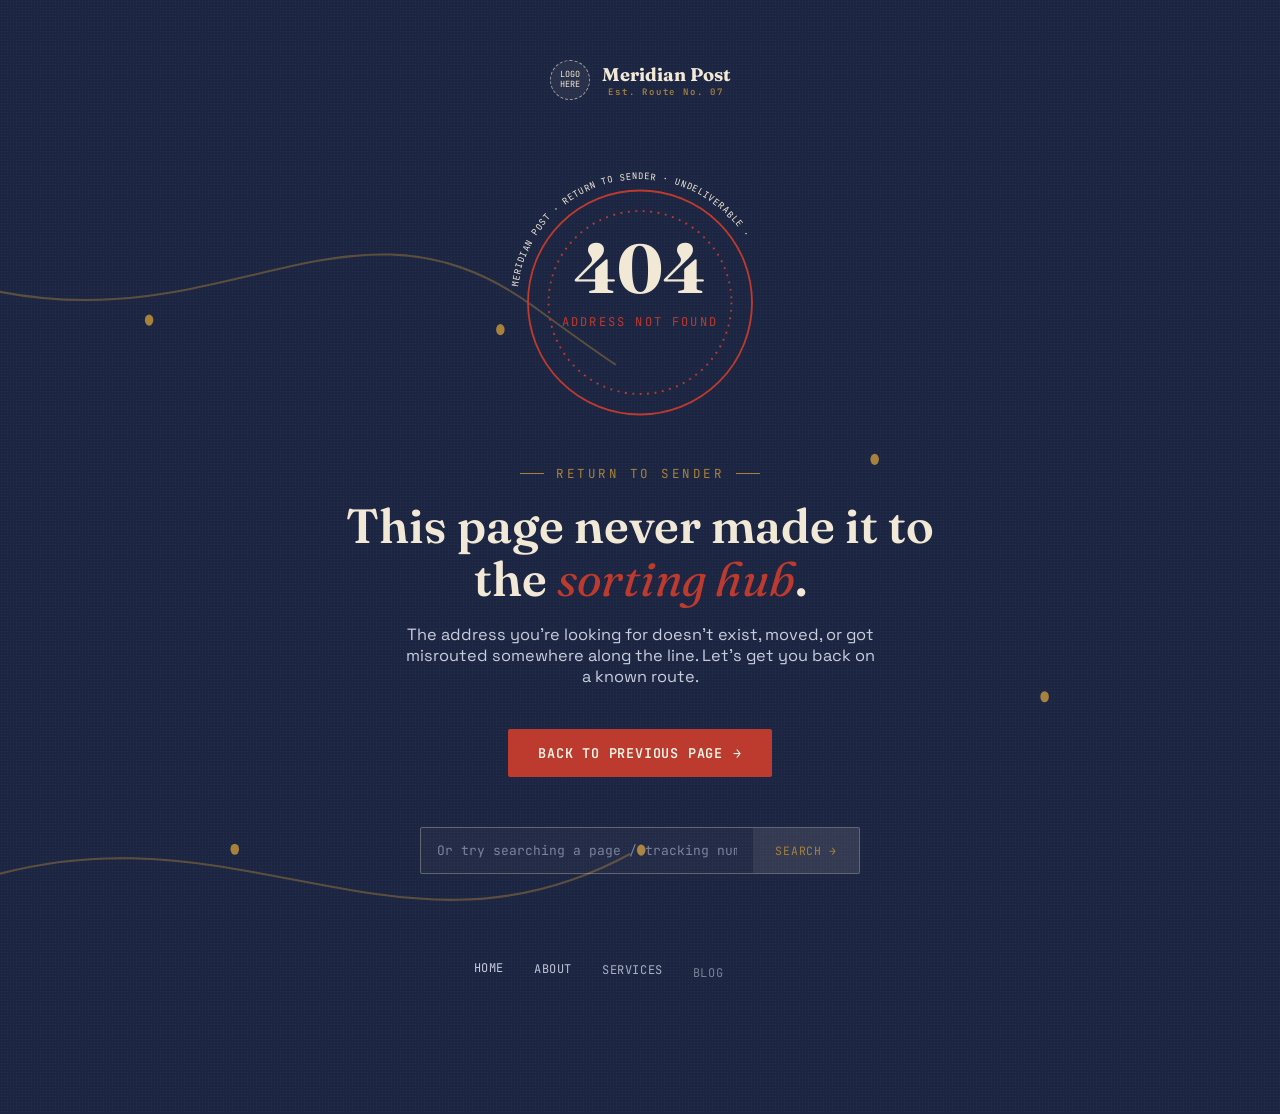
<file: 404error.html>
<!DOCTYPE html>
<html lang="en">
<head>
<meta charset="UTF-8">
<meta name="viewport" content="width=device-width, initial-scale=1.0">
<title>404 — Lost in the Mail | Meridian Post</title>
<link rel="preconnect" href="https://fonts.googleapis.com">
<link href="https://fonts.googleapis.com/css2?family=Fraunces:ital,opsz,wght@0,9..144,400;0,9..144,600;0,9..144,700;0,9..144,900;1,9..144,400;1,9..144,600&family=Space+Grotesk:wght@400;500;600;700&family=JetBrains+Mono:wght@400;500;600&display=swap" rel="stylesheet">

<style>
  /* ==========================================================================
     MERIDIAN POST — 404.html
     All CSS for this page lives here, scoped to this single file.
     ========================================================================== */

  :root{
    --navy: #1C2541;
    --navy-deep: #12182E;
    --parchment: #F1E8D6;
    --cream: #FAF5E9;
    --red: #BC3A2E;
    --brass: #A8823C;
    --ink: #211D18;
    --white: #FFFDF8;
    --font-display: 'Fraunces', serif;
    --font-body: 'Space Grotesk', sans-serif;
    --font-mono: 'JetBrains Mono', monospace;
    --ease-post: cubic-bezier(.22,1,.36,1);
  }

  *,*::before,*::after{ box-sizing:border-box; margin:0; padding:0; }

  body{
    font-family: var(--font-body);
    background: var(--navy);
    color: var(--parchment);
    min-height: 100vh;
    overflow-x: hidden;
    -webkit-font-smoothing: antialiased;
  }
  a{ color:inherit; text-decoration:none; }
  button{ font-family:inherit; cursor:pointer; border:none; background:none; }

  ::selection{ background: var(--red); color: var(--cream); }

  @media (prefers-reduced-motion: reduce){
    *{ animation-duration:0.001ms !important; transition-duration:0.001ms !important; }
  }

  /* ---------------------------------------------------------------------- */
  .error-page{
    position: relative;
    min-height: 100vh;
    display:flex;
    flex-direction:column;
    align-items:center;
    justify-content:center;
    text-align:center;
    padding: 60px 24px;
    overflow:hidden;
  }

  .error-noise{
    position:absolute; inset:0; opacity:.05; pointer-events:none;
    background-image: radial-gradient(circle, #fff 1px, transparent 1px);
    background-size: 3px 3px;
  }

  .error-route-svg{ position:absolute; inset:0; width:100%; height:100%; pointer-events:none; }
  .error-route-path{ fill:none; stroke: rgba(168,130,60,.45); stroke-width:1.5; stroke-dasharray: 8 8; }
  .error-dot{ fill: var(--brass); }

  .error-logo{
    position: relative; z-index: 2;
    display:flex; align-items:center; gap:12px;
    margin-bottom: 60px;
  }
  .error-logo-mark{
    width: 40px; height:40px; border-radius:50%;
    border: 1.5px dashed rgba(241,232,214,.6);
    display:flex; align-items:center; justify-content:center;
    font-family: var(--font-mono); font-size:8.5px; text-align:center; color: var(--parchment);
    line-height:1.15; flex-shrink:0; background: rgba(241,232,214,.06);
  }
  .error-logo-text{ font-family: var(--font-display); font-size:1.15rem; font-weight:700; }
  .error-logo-text small{ display:block; font-family: var(--font-mono); font-size:9px; letter-spacing:.2em; color: var(--brass); font-weight:600; }

  /* postmark stamp with 404 struck through */
  .error-postmark{ position:relative; width: min(280px, 70vw); aspect-ratio:1; margin: 0 auto 20px; z-index:2; }
  .error-postmark svg{ width:100%; height:100%; }
  .error-postmark-ring-text{ font-family: var(--font-mono); font-size: 9.6px; letter-spacing:.12em; fill: var(--parchment); }
  .error-postmark-center{ fill:none; stroke: var(--red); stroke-width:2; }
  .error-postmark-num{ font-family: var(--font-display); font-weight:700; font-size: 74px; fill: var(--parchment); }
  .error-postmark-stamped{
    font-family: var(--font-mono); font-size: 13px; letter-spacing:.18em; fill: var(--red);
    text-transform: uppercase;
  }

  .error-eyebrow{
    position: relative; z-index:2;
    font-family: var(--font-mono); font-size: 12.5px; letter-spacing:.2em; text-transform:uppercase;
    color: var(--brass); display:flex; align-items:center; gap:12px; margin-bottom: 18px;
  }
  .error-eyebrow::before, .error-eyebrow::after{ content:''; width:24px; height:1px; background: var(--brass); }

  .error-title{
    position: relative; z-index:2;
    font-family: var(--font-display); font-weight:600; line-height:1.1;
    font-size: clamp(1.9rem, 4.4vw, 3rem); max-width: 640px; margin-bottom: 18px;
  }
  .error-title em{ font-style: italic; color: var(--red); font-weight:400; }

  .error-sub{
    position: relative; z-index:2;
    font-size: 1.02rem; color:#C9CEDD; max-width: 480px; margin-bottom: 42px;
  }

  .error-actions{
    position: relative; z-index:2;
    display:flex; gap: 18px; align-items:center; flex-wrap:wrap; justify-content:center;
    margin-bottom: 50px;
  }

  .btn{
    position: relative; display:inline-flex; align-items:center; gap: 10px;
    padding: 15px 30px; font-family: var(--font-mono); font-size: 13.5px; letter-spacing:.06em;
    text-transform:uppercase; font-weight:600; border-radius: 2px; overflow:hidden;
    transition: transform .5s var(--ease-post);
  }
  .btn-primary{ background: var(--red); color: var(--cream); }
  .btn-primary::before{
    content:''; position:absolute; inset:0; background: var(--brass);
    transform: translateY(101%); transition: transform .45s var(--ease-post); z-index:0;
  }
  .btn-primary span{ position:relative; z-index:1; display:flex; align-items:center; gap:10px; }
  .btn-primary:hover::before{ transform: translateY(0); }
  .btn-primary:hover{ transform: translateY(-2px); }

  .btn-outline{ background: transparent; color: var(--parchment); border: 1.5px solid rgba(241,232,214,.5); }
  .btn-outline:hover{ background: var(--parchment); color: var(--navy); transform: translateY(-2px); }

  .btn-arrow{ display:inline-block; transition: transform .35s var(--ease-post); }
  .btn:hover .btn-arrow{ transform: translateX(5px); }

  /* faux tracking search — "track down this page" easter egg */
  .error-track{
    position: relative; z-index:2;
    width: 100%; max-width: 440px;
    display:flex; border: 1.5px solid rgba(241,232,214,.3); border-radius: 2px; overflow:hidden;
    background: rgba(241,232,214,.04);
  }
  .error-track input{
    flex:1; padding: 14px 16px; border:none; background:transparent; color: var(--parchment);
    font-family: var(--font-mono); font-size:13px;
  }
  .error-track input::placeholder{ color:#7C84A0; }
  .error-track button{
    padding: 0 22px; background: rgba(241,232,214,.08); color: var(--brass);
    font-family: var(--font-mono); font-size:11.5px; text-transform:uppercase; letter-spacing:.06em;
    transition: background .3s ease;
  }
  .error-track button:hover{ background: rgba(241,232,214,.16); }

  .error-track-msg{
    position: relative; z-index:2;
    font-family: var(--font-mono); font-size: 11.5px; color: var(--brass);
    margin-top: 14px; min-height: 16px; opacity:0;
  }
  .error-track-msg.show{ opacity:1; }

  .error-links{
    position: relative; z-index:2;
    margin-top: 56px; display:flex; gap: 30px; flex-wrap:wrap; justify-content:center;
    font-family: var(--font-mono); font-size: 12px; letter-spacing:.05em; text-transform:uppercase;
  }
  .error-links a{ color:#C9CEDD; position:relative; padding-bottom:4px; }
  .error-links a::after{
    content:''; position:absolute; left:0; bottom:0; width:100%; height:1px;
    background: var(--brass); transform: scaleX(0); transform-origin: right; transition: transform .4s var(--ease-post);
  }
  .error-links a:hover::after{ transform: scaleX(1); transform-origin: left; }
  .error-links a:hover{ color: var(--parchment); }

  .error-code-label{
    position: relative; z-index:2;
    font-family: var(--font-mono); font-size: 10.5px; letter-spacing:.2em; text-transform:uppercase;
    color: #7C84A0; margin-top: 60px;
  }

  @media (max-width: 520px){
    .error-actions{ flex-direction:column; width:100%; }
    .error-actions .btn{ width:100%; justify-content:center; }
    .error-links{ gap: 18px 24px; }
  }
</style>
</head>
<body>

<main class="error-page">
  <div class="error-noise"></div>

  <svg class="error-route-svg" viewBox="0 0 1200 800" preserveAspectRatio="none">
    <path class="error-route-path" d="M -50 200 C 200 260, 320 120, 500 220 S 780 380, 1250 300"></path>
    <path class="error-route-path" d="M -50 640 C 220 560, 380 720, 620 600 S 950 460, 1250 560"></path>
    <circle class="error-dot" cx="140" cy="230" r="4"></circle>
    <circle class="error-dot" cx="470" cy="235" r="4"></circle>
    <circle class="error-dot" cx="820" cy="330" r="4"></circle>
    <circle class="error-dot" cx="220" cy="610" r="4"></circle>
    <circle class="error-dot" cx="600" cy="608" r="4"></circle>
    <circle class="error-dot" cx="980" cy="500" r="4"></circle>
  </svg>

  <a href="index.html" class="error-logo">
    <span class="error-logo-mark">LOGO<br>HERE</span>
    <span class="error-logo-text">Meridian Post<small>Est. Route No. 07</small></span>
  </a>

  <div class="error-postmark">
    <svg viewBox="0 0 300 300">
      <circle class="error-postmark-center" cx="150" cy="150" r="120"></circle>
      <circle class="error-postmark-center" cx="150" cy="150" r="98" stroke-dasharray="2 6"></circle>
      <path id="errorRingPath" d="M 150,150 m -132,0 a 132,132 0 1,1 264,0 a 132,132 0 1,1 -264,0" fill="none"></path>
      <text class="error-postmark-ring-text">
        <textPath href="#errorRingPath" startOffset="2%">MERIDIAN POST · RETURN TO SENDER · UNDELIVERABLE · </textPath>
      </text>
      <text class="error-postmark-num" x="150" y="140" text-anchor="middle">404</text>
      <text class="error-postmark-stamped" x="150" y="175" text-anchor="middle">Address Not Found</text>
    </svg>
  </div>

  <div class="error-eyebrow">Return to sender</div>
  <h1 class="error-title">This page never made it to the <em>sorting hub</em>.</h1>
  <p class="error-sub">The address you're looking for doesn't exist, moved, or got misrouted somewhere along the line. Let's get you back on a known route.</p>

  <div class="error-actions">
    <button type="button" class="btn btn-primary" id="errorBackBtn" onclick="history.back();"><span>Back to Previous Page <span class="btn-arrow">→</span></span></button>
  </div>

  <form class="error-track" id="errorTrackForm">
    <input type="text" id="errorTrackInput" placeholder="Or try searching a page / tracking number…" autocomplete="off">
    <button type="submit">Search →</button>
  </form>
  <div class="error-track-msg" id="errorTrackMsg"></div>

  <nav class="error-links">
    <a href="index.html">Home</a>
    <a href="about.html">About</a>
    <a href="services.html">Services</a>
    <a href="blog.html">Blog</a>
    <a href="contact.html">Contact</a>
  </nav>

  <div class="error-code-label">Error Code · MP-404-UNDELIVERABLE</div>
</main>

<script src="https://cdnjs.cloudflare.com/ajax/libs/gsap/3.12.5/gsap.min.js"></script>
<script>
  /* ==========================================================================
     MERIDIAN POST — 404.html
     All JS for this page lives here, scoped to this single file.
     ========================================================================== */

  /* ---------------------------------------------------------------------
     1. Route paths draw in on load
  --------------------------------------------------------------------- */
  document.querySelectorAll('.error-route-path').forEach(path => {
    const len = path.getTotalLength ? path.getTotalLength() : 500;
    path.style.strokeDasharray = len;
    path.style.strokeDashoffset = len;
    gsap.to(path, { strokeDashoffset: 0, duration: 2.4, ease: 'power2.inOut', delay: .3 });
  });

  /* ---------------------------------------------------------------------
     2. Entrance timeline
  --------------------------------------------------------------------- */
  const tl = gsap.timeline({ defaults: { ease: 'power4.out' } });
  tl.from('.error-logo', { y: -20, opacity: 0, duration: .6 })
    .from('.error-postmark', { scale: 1.6, opacity: 0, rotate: -25, duration: 1, ease: 'back.out(1.5)' }, .15)
    .from('.error-eyebrow', { y: 16, opacity: 0, duration: .5 }, .55)
    .from('.error-title', { y: 26, opacity: 0, duration: .7 }, .65)
    .from('.error-sub', { y: 20, opacity: 0, duration: .6 }, .8)
    .from('.error-actions .btn', { y: 18, opacity: 0, duration: .5, stagger: .1 }, .95)
    .from('.error-track', { y: 16, opacity: 0, duration: .5 }, 1.1)
    .from('.error-links a', { y: 12, opacity: 0, duration: .4, stagger: .06 }, 1.25)
    .from('.error-code-label', { opacity: 0, duration: .5 }, 1.5);

  /* ambient float on the postmark */
  gsap.to('.error-postmark', { y: -12, duration: 3.2, ease: 'sine.inOut', yoyo: true, repeat: -1, delay: 1.6 });

  /* drifting route dots */
  gsap.to('.error-dot', {
    y: 'random(-14,14)', x: 'random(-10,10)', duration: 4, ease: 'sine.inOut',
    yoyo: true, repeat: -1, stagger: { each: .3, from: 'random' }
  });

  /* ---------------------------------------------------------------------
     3. Magnetic hover on primary CTA
  --------------------------------------------------------------------- */
  const homeBtn = document.getElementById('errorHomeBtn');
  homeBtn.addEventListener('mousemove', e => {
    const r = homeBtn.getBoundingClientRect();
    const x = e.clientX - r.left - r.width / 2;
    const y = e.clientY - r.top - r.height / 2;
    gsap.to(homeBtn, { x: x * 0.25, y: y * 0.45, duration: .5, ease: 'power3.out' });
  });
  homeBtn.addEventListener('mouseleave', () => {
    gsap.to(homeBtn, { x: 0, y: 0, duration: .6, ease: 'elastic.out(1,0.4)' });
  });

  /* ---------------------------------------------------------------------
     4. Playful "track down this page" search — always comes up empty
  --------------------------------------------------------------------- */
  const trackForm = document.getElementById('errorTrackForm');
  const trackInput = document.getElementById('errorTrackInput');
  const trackMsg = document.getElementById('errorTrackMsg');

  trackForm.addEventListener('submit', (e) => {
    e.preventDefault();
    const val = trackInput.value.trim();
    const msg = val
      ? `No route found for "${val}" — it may have been delivered to a different address.`
      : 'Enter something to search for first.';
    trackMsg.textContent = msg;
    gsap.fromTo(trackMsg, { opacity: 0, y: 6 }, { opacity: 1, y: 0, duration: .4, ease: 'power2.out', onStart: () => trackMsg.classList.add('show') });
    gsap.fromTo(trackForm, { x: 0 }, { x: -6, duration: .07, repeat: 5, yoyo: true, ease: 'power1.inOut' });
  });
</script>
</body>
</html>
</file>
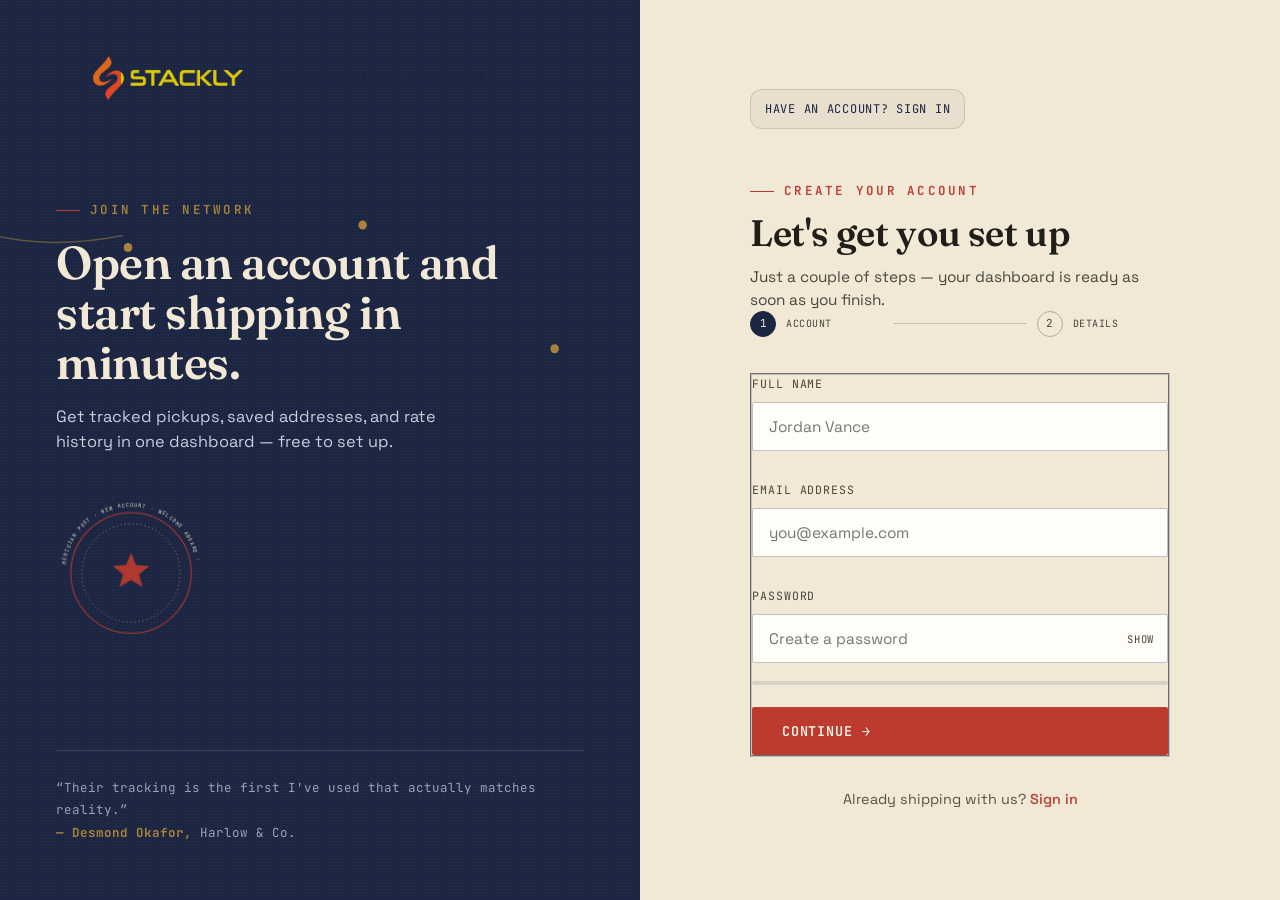
<file: createaccount.html>
<!DOCTYPE html>
<html lang="en">
<head>
<meta charset="UTF-8">
<meta name="viewport" content="width=device-width, initial-scale=1.0">
<title>Create Account — Meridian Post</title>
<link rel="preconnect" href="https://fonts.googleapis.com">
<link rel="stylesheet" href="style.css">
<link rel="stylesheet" href="auth.css">
</head>
<body>

<div class="auth-shell">

  <!-- ===================== BRAND PANEL ===================== -->
  <aside class="auth-brand">
    <div class="auth-brand-noise"></div>
    <svg class="auth-brand-route" viewBox="0 0 600 800" preserveAspectRatio="none">
      <path d="M -40 200 C 140 260, 220 120, 400 220 S 620 340, 700 300"></path>
      <circle cx="120" cy="220" r="4"></circle>
      <circle cx="340" cy="200" r="4"></circle>
      <circle cx="520" cy="310" r="4"></circle>
    </svg>

    <div class="auth-brand-top">
      <a href="index.html" class="logo-lockup" aria-label="Meridian Post home">
        <img src="logo-dark-themed.webp" alt="Meridian Post logo" class="logo-mark">
        <span class="logo-text">Meridian Post<small>Est. Route No. 07</small></span>
      </a>
    </div>

    <div class="auth-brand-mid">
      <div class="eyebrow">Join the network</div>
      <h1>Open an account and start shipping in minutes.</h1>
      <p>Get tracked pickups, saved addresses, and rate history in one dashboard — free to set up.</p>
      <div class="auth-postmark">
        <svg viewBox="0 0 300 300">
          <circle cx="150" cy="150" r="120" fill="none" stroke="var(--red)" stroke-width="2"></circle>
          <circle cx="150" cy="150" r="98" fill="none" stroke="var(--parchment)" stroke-width="1" stroke-dasharray="2 6"></circle>
          <path id="signupRingPath" d="M 150,150 m -132,0 a 132,132 0 1,1 264,0 a 132,132 0 1,1 -264,0" fill="none"></path>
          <text font-family="'JetBrains Mono', monospace" font-size="10.4" letter-spacing="1.5" fill="var(--parchment)">
            <textPath href="#signupRingPath" startOffset="2%">MERIDIAN POST · NEW ACCOUNT · WELCOME ABOARD · </textPath>
          </text>
          <path d="M150 110 l10 24 26 2 -20 17 7 25 -23 -14 -23 14 7 -25 -20 -17 26 -2 z" fill="var(--red)"></path>
        </svg>
      </div>
    </div>

    <div class="auth-brand-quote">
      “Their tracking is the first I've used that actually matches reality.”<br>
      <b>— Desmond Okafor,</b> Harlow &amp; Co.
    </div>
  </aside>

  <!-- ===================== FORM PANEL ===================== -->
  <main class="auth-form-panel">
    <div class="auth-form-wrap">

      <div class="auth-form-top">
        <a href="index.html" class="auth-mobile-logo logo-lockup" aria-label="Meridian Post home">
          <img src="logo-dark-themed.webp" alt="Meridian Post logo" class="logo-mark">
          <span class="logo-text">Meridian Post</span>
        </a>
        <a href="login.html" class="auth-back-link">Have an account? Sign in</a>
      </div>

      <div class="auth-heading">
        <div class="eyebrow">Create your account</div>
        <h2>Let's get you set up</h2>
        <p>Just a couple of steps — your dashboard is ready as soon as you finish.</p>
      </div>

      <div class="auth-steps">
        <div class="auth-step is-active"><div class="auth-step-dot">1</div><span class="auth-step-label">Account</span></div>
        <div class="auth-step-line"></div>
        <div class="auth-step"><div class="auth-step-dot">2</div><span class="auth-step-label">Details</span></div>
      </div>

      <form class="auth-form" data-redirect="login.html">

        <!-- STEP 1 -->
        <fieldset class="auth-fieldset is-active" data-step="1">
          <div class="auth-field">
            <label for="signup-name">Full name</label>
            <div class="auth-input-row">
              <input type="text" id="signup-name" data-validate="required name" placeholder="Jordan Vance">
            </div>
            <div class="auth-field-msg"></div>
          </div>

          <div class="auth-field">
            <label for="signup-email">Email address</label>
            <div class="auth-input-row">
              <input type="email" id="signup-email" data-validate="required email" placeholder="you@example.com">
            </div>
            <div class="auth-field-msg"></div>
          </div>

          <div class="auth-field">
            <label for="password">Password</label>
            <div class="auth-input-row">
              <input type="password" id="password" data-validate="required minlen6" placeholder="Create a password">
              <button type="button" class="auth-toggle-visibility" data-target="password">Show</button>
            </div>
            <div class="auth-field-msg"></div>
            <div class="pw-strength">
              <div class="pw-strength-track"><div class="pw-strength-bar"></div></div>
              <span class="pw-strength-label"></span>
            </div>
          </div>

          <div class="auth-step-actions">
            <button type="button" class="btn btn-primary step-next magnetic"><span>Continue <span class="btn-arrow">→</span></span></button>
          </div>
        </fieldset>

        <!-- STEP 2 -->
        <fieldset class="auth-fieldset" data-step="2">
          <div class="auth-field">
            <label for="signup-company">Company (optional)</label>
            <div class="auth-input-row">
              <input type="text" id="signup-company" placeholder="Fieldnote Stationery">
            </div>
          </div>

          <div class="auth-field">
            <label for="signup-phone">Phone number</label>
            <div class="auth-input-row">
              <input type="tel" id="signup-phone" data-validate="required" placeholder="+1 (555) 000-0000">
            </div>
            <div class="auth-field-msg"></div>
          </div>

          <div class="auth-field">
            <label for="signup-address">Primary shipping address</label>
            <div class="auth-input-row">
              <input type="text" id="signup-address" data-validate="required" placeholder="Street, city, postal code">
            </div>
            <div class="auth-field-msg"></div>
          </div>

          <div class="auth-row-between">
            <label class="auth-check"><input type="checkbox" required> I agree to the <a href="404error.html">Terms of Service</a> &amp; <a href="404error.html">Privacy Policy</a></label>
          </div>

          <div class="auth-step-actions">
            <button type="button" class="btn btn-outline step-prev magnetic">← Back</button>
            <button type="submit" class="btn btn-primary auth-submit magnetic"><span>Create Account <span class="btn-arrow">→</span></span></button>
          </div>
        </fieldset>

      </form>

      <div class="auth-footer-link">Already shipping with us? <a href="login.html">Sign in</a></div>
    </div>
  </main>
</div>

<div class="auth-toast"><span class="dot"></span> Account created — redirecting to your dashboard…</div>

<script src="https://cdnjs.cloudflare.com/ajax/libs/gsap/3.12.5/gsap.min.js"></script>
<script src="auth.js"></script>
</body>
</html>
</file>
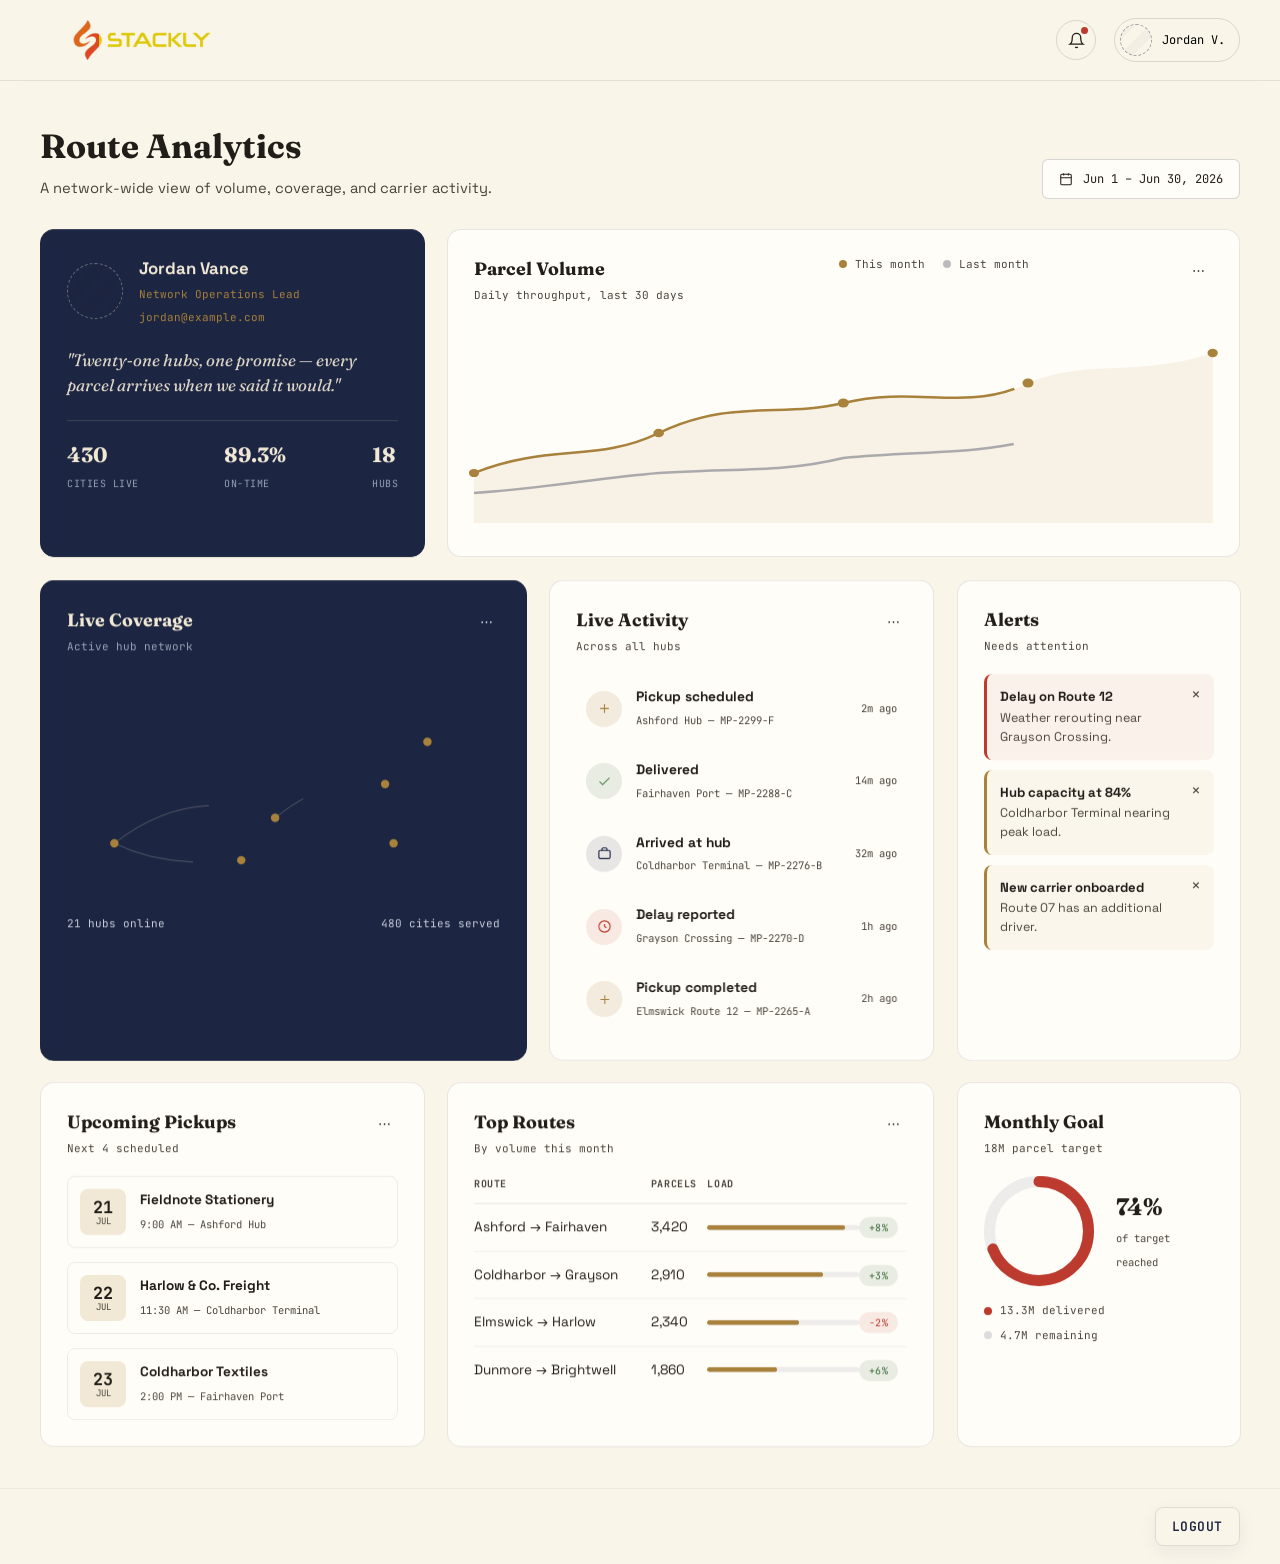
<file: dashboard.html>
<!DOCTYPE html>
<html lang="en">
<head>
<meta charset="UTF-8">
<meta name="viewport" content="width=device-width, initial-scale=1.0">
<title>Route Analytics — Meridian Post</title>

<style>
/* ==========================================================================
   MERIDIAN POST — analytics-dashboard.html
   Single-file build: all CSS lives in this style block.
   ========================================================================== */

@import url('https://fonts.googleapis.com/css2?family=Fraunces:ital,opsz,wght@0,9..144,300;0,9..144,400;0,9..144,600;0,9..144,700;0,9..144,900;1,9..144,400;1,9..144,600&family=Space+Grotesk:wght@400;500;600;700&family=JetBrains+Mono:wght@400;500;600&display=swap');

:root{
  /* ---- palette ---- */
  --navy: #1C2541;
  --navy-deep: #12182E;
  --parchment: #F1E8D6;
  --parchment-dim: #E7DBC2;
  --cream: #FAF5E9;
  --red: #BC3A2E;
  --red-deep: #9C2E24;
  --brass: #A8823C;
  --ink: #211D18;
  --ink-soft: #4A453C;
  --white: #FFFDF8;

  /* ---- type ---- */
  --font-display: 'Fraunces', serif;
  --font-body: 'Space Grotesk', sans-serif;
  --font-mono: 'JetBrains Mono', monospace;

  /* ---- misc ---- */
  --ease-post: cubic-bezier(.22,1,.36,1);
  --radius: 2px;
  --stripe-size: 26px;
  --container: 1240px;
}

*,*::before,*::after{ box-sizing: border-box; margin:0; padding:0; }

html{ scroll-behavior: smooth; }

body{
  font-family: var(--font-body);
  background: var(--parchment);
  color: var(--ink);
  line-height: 1.5;
  overflow-x: hidden;
  -webkit-font-smoothing: antialiased;
}

img{ max-width:100%; display:block; }

a{ color:inherit; text-decoration:none; }

ul{ list-style:none; }

button{ font-family:inherit; cursor:pointer; border:none; background:none; }

input,textarea,select{ font-family:inherit; }

::selection{ background: var(--red); color: var(--cream); }

.logo-lockup{ display:flex; align-items:center; gap:12px; }

.logo-mark{
  width: auto;
  height: 40px;
  border-radius: 0;
  display:block;
  flex-shrink:0;
  overflow:hidden;
  filter: sepia(1) saturate(1700%) hue-rotate(-18deg) brightness(.85) contrast(1.05);
}
.logo-mark img, .logo-mark svg{ width:auto; height:100%; object-fit:contain; display:block; }

.logo-text{ font-family: var(--font-display); font-size: 1.28rem; font-weight:700; letter-spacing:-.01em; }

.logo-text small{ display:block; font-family: var(--font-mono); font-size:9.5px; letter-spacing:.22em; color: var(--red); font-weight:600; }

.btn{ display:inline-flex; align-items:center; gap:8px; padding:12px 22px; border-radius:6px; font-family: var(--font-mono); font-size:12.5px; letter-spacing:.05em; text-transform:uppercase; font-weight:600; transition: all .35s var(--ease-post); position:relative; overflow:hidden; }
.btn-primary{ background: var(--red); color: var(--cream); }
.btn-primary:hover{ background: var(--navy); transform: translateY(-2px); }
.btn-outline{ background: transparent; color: var(--navy); border: 1.5px solid rgba(28,37,65,.3); }
.btn-outline:hover{ border-color: var(--navy); background: rgba(28,37,65,.05); transform: translateY(-2px); }
.btn-ghost{ background: rgba(28,37,65,.06); color: var(--navy); }
.btn-ghost:hover{ background: var(--navy); color: var(--parchment); }
.btn-arrow{ display: inline-block; transition: transform .3s var(--ease-post); }
.btn:hover .btn-arrow{ transform: translateX(4px); }

.ph{
  border: 1.5px dashed rgba(28,37,65,.4);
  background: repeating-linear-gradient(135deg, rgba(28,37,65,.035) 0 10px, transparent 10px 20px);
  display:flex; align-items:center; justify-content:center; text-align:center;
  color: var(--ink-soft); font-family: var(--font-mono); font-size:12px; letter-spacing:.06em;
  border-radius: var(--radius);
  min-height: 120px;
  padding: 14px;
}

.ph span{ display:block; }

.ph .ph-dim{ font-size:10.5px; opacity:.6; margin-top:4px; }

/* ---------------------------------------------------------------------
   Page-specific styles (bento-grid analytics dashboard)
--------------------------------------------------------------------- */
/* ==========================================================================
   MERIDIAN POST — analytics.css
   Bento-grid style dashboard (distinct layout from dashboard.css)
   ========================================================================== */

.an-body{ background: var(--cream); min-height:100vh; }

/* ------------------------------- topbar ------------------------------------ */
.an-topbar{
  position: sticky; top:0; z-index: 100;
  display:flex; align-items:center; justify-content:space-between; gap: 24px;
  padding: 18px 40px; background: rgba(250,245,233,.9); backdrop-filter: blur(10px);
  border-bottom: 1.5px solid rgba(28,37,65,.1);
}
.an-topbar-left{ display:flex; align-items:center; gap: 46px; }

.an-tabs{ display:flex; gap: 6px; background: rgba(28,37,65,.06); padding: 5px; border-radius: 30px; }
.an-tab{
  padding: 9px 20px; border-radius: 24px; font-family: var(--font-mono); font-size: 12.5px;
  letter-spacing:.03em; color: var(--ink-soft); transition: all .35s var(--ease-post); position:relative;
}
.an-tab.active{ background: var(--navy); color: var(--parchment); }
.an-tab:not(.active):hover{ color: var(--ink); background: rgba(28,37,65,.08); }

.an-topbar-right{ display:flex; align-items:center; gap: 18px; }
.an-icon-btn{
  width: 40px; height:40px; border-radius:50%; border: 1.5px solid rgba(28,37,65,.15);
  display:flex; align-items:center; justify-content:center; position:relative;
  transition: all .35s var(--ease-post);
}
.an-icon-btn svg{ width:17px; height:17px; stroke: var(--ink); transition: stroke .3s ease; }
.an-icon-btn:hover{ background: var(--navy); border-color: var(--navy); transform: translateY(-2px) rotate(-6deg); }
.an-icon-btn:hover svg{ stroke: var(--parchment); }
.an-icon-btn .ping{ position:absolute; top:6px; right:7px; width:7px; height:7px; border-radius:50%; background: var(--red); }

.an-avatar-btn{ display:flex; align-items:center; gap:10px; padding: 5px 14px 5px 5px; border-radius: 30px; border: 1.5px solid rgba(28,37,65,.15); transition: all .3s ease; }
.an-avatar-btn:hover{ border-color: var(--brass); background: rgba(168,130,60,.08); }
.an-avatar-btn .ph{ width:32px; height:32px; border-radius:50%; min-height:unset; }
.an-avatar-btn span{ font-family: var(--font-mono); font-size:12px; }

/* ------------------------------- content ------------------------------------ */
.an-content{ padding: 40px; max-width: 1400px; margin: 0 auto; }

.an-page-head{ display:flex; justify-content:space-between; align-items:flex-end; gap:20px; flex-wrap:wrap; margin-bottom: 30px; }
.an-page-head h1{ font-family: var(--font-display); font-size: clamp(1.6rem, 3vw, 2.1rem); }
.an-page-head p{ color: var(--ink-soft); margin-top:6px; font-size:.92rem; }
.an-date-range{
  display:flex; align-items:center; gap:10px; font-family: var(--font-mono); font-size:12px;
  border: 1.5px solid rgba(28,37,65,.18); padding: 10px 16px; border-radius: 6px; background: var(--white);
  transition: border-color .3s ease;
}
.an-date-range:hover{ border-color: var(--navy); }

/* ------------------------------- bento grid ---------------------------------- */
.an-bento{
  display:grid;
  grid-template-columns: repeat(12, 1fr);
  gap: 22px;
}
.an-card{
  background: var(--white);
  border: 1.5px solid rgba(28,37,65,.1);
  border-radius: 14px;
  padding: 26px;
  position: relative;
  overflow:hidden;
  transition: transform .18s ease, box-shadow .4s var(--ease-post), border-color .4s ease;
  will-change: transform;
}
.an-card:hover{ box-shadow: 0 20px 44px rgba(28,37,65,.13); border-color: rgba(28,37,65,.18); }

.an-span-3{ grid-column: span 3; }
.an-span-4{ grid-column: span 4; }
.an-span-5{ grid-column: span 5; }
.an-span-6{ grid-column: span 6; }
.an-span-7{ grid-column: span 7; }
.an-span-8{ grid-column: span 8; }
.an-span-12{ grid-column: span 12; }

.an-card-head{ display:flex; justify-content:space-between; align-items:flex-start; margin-bottom: 20px; gap:12px; }
.an-card-head h3{ font-family: var(--font-display); font-size: 1.12rem; }
.an-card-head span.an-sub{ font-family: var(--font-mono); font-size: 11px; color: var(--ink-soft); display:block; margin-top:4px; }
.an-card-more{ width:28px; height:28px; border-radius:50%; display:flex; align-items:center; justify-content:center; color: var(--ink-soft); transition: all .3s ease; flex-shrink:0; }
.an-card-more:hover{ background: rgba(28,37,65,.08); color: var(--ink); transform: rotate(90deg); }

/* ---------------------------- profile / welcome card ------------------------- */
.an-profile-card{ background: var(--navy); color: var(--parchment); border-color: var(--navy); }
.an-profile-top{ display:flex; align-items:center; gap: 16px; margin-bottom: 22px; }
.an-profile-top .ph{ width:56px; height:56px; border-radius:50%; min-height:unset; border-color: rgba(241,232,214,.4); }
.an-profile-top b{ display:block; font-size: 1.05rem; }
.an-profile-top span{ font-family: var(--font-mono); font-size:11px; color: var(--brass); }
.an-profile-email{ display:block; font-family: var(--font-mono); font-size:12px; color: var(--ink-soft); margin-top: 4px; }
.an-profile-quote{ font-family: var(--font-display); font-style:italic; font-size: 1.05rem; line-height:1.5; margin-bottom:22px; opacity:.92; }
.an-profile-meta{ display:flex; justify-content:space-between; border-top: 1px solid rgba(241,232,214,.15); padding-top: 18px; }
.an-profile-meta div{ text-align:left; }
.an-profile-meta b{ display:block; font-family: var(--font-display); font-size:1.3rem; }
.an-profile-meta span{ font-family: var(--font-mono); font-size:10px; color:#9AA1B8; text-transform:uppercase; letter-spacing:.05em; }

/* ---------------------------- line chart card -------------------------------- */
.an-chart-legend{ display:flex; gap: 18px; margin-bottom: 4px; }
.an-legend-item{ display:flex; align-items:center; gap:8px; font-family: var(--font-mono); font-size:11px; color: var(--ink-soft); cursor:pointer; transition: opacity .3s ease; }
.an-legend-item:hover{ opacity:.65; }
.an-legend-dot{ width:8px; height:8px; border-radius:50%; }
.an-chart-svg{ width:100%; height: 200px; overflow: visible; }
.an-chart-line{ fill:none; stroke-width:2.5; }
.an-chart-area{ opacity: .12; }
.an-chart-point{ transition: r .25s ease; cursor:pointer; }
.an-chart-point:hover{ r: 6; }
.an-chart-tooltip{
  position:absolute; background: var(--navy); color: var(--parchment); font-family: var(--font-mono);
  font-size:11px; padding: 6px 10px; border-radius:4px; pointer-events:none; opacity:0; transform: translate(-50%,-130%);
  transition: opacity .2s ease; white-space:nowrap;
}
.an-chart-tooltip.show{ opacity:1; }

/* ---------------------------- coverage map card ------------------------------ */
.an-map-card{ background: var(--navy); color: var(--parchment); border-color: var(--navy); }
.an-map-svg{ width:100%; height: 220px; }
.an-map-dot{ fill: var(--brass); cursor:pointer; }
.an-map-pulse{ fill:none; stroke: var(--red); stroke-width:1.5; opacity:0; }
.an-map-route{ fill:none; stroke: rgba(241,232,214,.3); stroke-width:1; stroke-dasharray: 4 6; }
.an-map-legend{ display:flex; justify-content:space-between; margin-top: 14px; font-family: var(--font-mono); font-size:11px; color:#C9CEDD; }

/* ---------------------------- activity feed ---------------------------------- */
.an-activity-list{ display:flex; flex-direction:column; gap: 4px; }
.an-activity-item{
  display:flex; align-items:center; gap: 14px; padding: 12px 10px; border-radius: 8px;
  transition: background .3s ease, transform .3s var(--ease-post);
}
.an-activity-item:hover{ background: rgba(28,37,65,.045); transform: translateX(4px); }
.an-activity-icon{ width:36px; height:36px; border-radius:50%; display:flex; align-items:center; justify-content:center; flex-shrink:0; transition: transform .3s var(--ease-post); }
.an-activity-item:hover .an-activity-icon{ transform: scale(1.12) rotate(-8deg); }
.an-activity-icon svg{ width:15px; height:15px; }
.an-activity-icon.pickup{ background: rgba(168,130,60,.14); } .an-activity-icon.pickup svg{ stroke: var(--brass); }
.an-activity-icon.deliver{ background: rgba(91,138,91,.14); } .an-activity-icon.deliver svg{ stroke:#5B8A5B; }
.an-activity-icon.delay{ background: rgba(188,58,46,.1); } .an-activity-icon.delay svg{ stroke: var(--red); }
.an-activity-icon.sort{ background: rgba(28,37,65,.1); } .an-activity-icon.sort svg{ stroke: var(--navy); }
.an-activity-body{ flex:1; min-width:0; }
.an-activity-body b{ font-size:.86rem; display:block; }
.an-activity-body span{ font-family: var(--font-mono); font-size: 10.5px; color: var(--ink-soft); }
.an-activity-time{ font-family: var(--font-mono); font-size: 10.5px; color: var(--ink-soft); flex-shrink:0; }

/* ---------------------------- upcoming pickups (calendar list) --------------- */
.an-schedule-list{ display:flex; flex-direction:column; gap: 14px; }
.an-schedule-item{
  display:flex; gap: 14px; align-items:center; padding: 12px; border-radius: 8px;
  border: 1px solid rgba(28,37,65,.08); transition: all .3s var(--ease-post);
}
.an-schedule-item:hover{ border-color: var(--brass); background: rgba(168,130,60,.05); transform: translateY(-2px); }
.an-schedule-date{
  width:46px; height:46px; border-radius:8px; background: var(--parchment); flex-shrink:0;
  display:flex; flex-direction:column; align-items:center; justify-content:center;
  font-family: var(--font-mono); line-height:1.1;
}
.an-schedule-date b{ font-size:1.05rem; }
.an-schedule-date span{ font-size: 9px; text-transform:uppercase; color: var(--ink-soft); }
.an-schedule-body b{ display:block; font-size:.85rem; }
.an-schedule-body span{ font-family: var(--font-mono); font-size: 10.5px; color: var(--ink-soft); }

/* ---------------------------- top routes table -------------------------------- */
.an-table{ width:100%; border-collapse: collapse; }
.an-table th{
  text-align:left; font-family: var(--font-mono); font-size:10px; text-transform:uppercase; letter-spacing:.06em;
  color: var(--ink-soft); padding-bottom: 12px; border-bottom: 1.5px solid rgba(28,37,65,.1);
}
.an-table td{ padding: 13px 0; border-bottom: 1px solid rgba(28,37,65,.06); font-size: .85rem; }
.an-table tr:last-child td{ border-bottom:none; }
.an-table tbody tr{ transition: background .25s ease; }
.an-table tbody tr:hover{ background: rgba(28,37,65,.03); }
.an-route-bar-track{ width: 100%; height: 5px; background: rgba(28,37,65,.08); border-radius: 4px; overflow:hidden; }
.an-route-bar-fill{ height:100%; background: var(--brass); border-radius:4px; width:0%; transition: background .3s ease; }
.an-table tbody tr:hover .an-route-bar-fill{ background: var(--red); }

/* ---------------------------- notifications/alerts --------------------------- */
.an-alert-item{
  display:flex; gap: 12px; padding: 13px; border-radius: 8px; margin-bottom: 10px;
  border-left: 3px solid var(--brass); background: rgba(168,130,60,.06);
  transition: all .3s ease; cursor: default;
}
.an-alert-item.critical{ border-left-color: var(--red); background: rgba(188,58,46,.06); }
.an-alert-item:hover{ transform: translateX(4px); box-shadow: 0 8px 18px rgba(28,37,65,.08); }
.an-alert-item b{ display:block; font-size:.82rem; margin-bottom:2px; }
.an-alert-item p{ font-size:.78rem; color: var(--ink-soft); }
.an-alert-dismiss{ margin-left:auto; color: var(--ink-soft); font-size:16px; line-height:1; flex-shrink:0; align-self:flex-start; transition: color .3s ease, transform .3s ease; }
.an-alert-dismiss:hover{ color: var(--red); transform: rotate(90deg); }

/* ---------------------------- goal donut card --------------------------------- */
.an-donut-wrap{ display:flex; align-items:center; gap: 22px; }
.an-donut-svg{ width: 110px; height:110px; flex-shrink:0; }
.an-donut-track{ fill:none; stroke: rgba(28,37,65,.08); stroke-width: 10; }
.an-donut-fill{ fill:none; stroke: var(--red); stroke-width: 10; stroke-linecap: round; stroke-dasharray: 283; stroke-dashoffset: 283; transform: rotate(-90deg); transform-origin: 50% 50%; }
.an-donut-label b{ display:block; font-family: var(--font-display); font-size: 1.5rem; }
.an-donut-label span{ font-family: var(--font-mono); font-size: 10.5px; color: var(--ink-soft); }
.an-donut-legend{ margin-top:16px; display:flex; flex-direction:column; gap:8px; }
.an-donut-legend div{ display:flex; align-items:center; gap:8px; font-family: var(--font-mono); font-size:11px; color: var(--ink-soft); }
.an-donut-legend .dot{ width:8px; height:8px; border-radius:50%; }

/* ---------------------------- shared tag/badge -------------------------------- */
.an-tag{ font-family: var(--font-mono); font-size:10px; padding:4px 10px; border-radius:20px; text-transform:uppercase; letter-spacing:.04em; }
.an-tag.up{ background: rgba(91,138,91,.14); color:#3C6B3C; }
.an-tag.down{ background: rgba(188,58,46,.1); color: var(--red); }

/* responsive */
@media (max-width: 1180px){
  .an-span-3, .an-span-4, .an-span-5, .an-span-6, .an-span-7, .an-span-8{ grid-column: span 6; }
}
@media (max-width: 760px){
  .an-content{ padding: 24px; }
  .an-topbar{ padding: 16px 20px; }
  .an-topbar-left{ gap: 18px; }
  .an-topbar-right{ gap: 10px; }
  .logo-mark{ height: 28px; }
  .logo-text{ display: none; }
  .an-tabs{ display:none; }
  .an-avatar-btn{ padding: 5px; }
  .an-avatar-btn span{ display: none; }

  .an-span-3, .an-span-4, .an-span-5, .an-span-6, .an-span-7, .an-span-8, .an-span-12{ grid-column: span 12; }
  .an-donut-wrap{ flex-direction:column; align-items:flex-start; }
}

/* footer */
.rd-footer{ padding:18px 40px; border-top:1px solid rgba(28,37,65,.06); display:flex; justify-content:flex-end; background:transparent; }
.rd-footer .an-logout-btn{ margin-left:auto; }

/* logout button styling */
.an-logout-btn{
  padding: 10px 16px; border-radius: 8px; font-family: var(--font-mono); font-size: 13px; letter-spacing: .04em;
  border: 1.5px solid rgba(28,37,65,.12); background: transparent; color: var(--navy); cursor: pointer;
  transition: all .22s var(--ease-post); box-shadow: 0 6px 18px rgba(28,37,65,.06);
}
.an-logout-btn:hover{ background: var(--red); color: var(--white); border-color: var(--red); transform: translateY(-2px); box-shadow: 0 10px 30px rgba(188,58,46,.12); }
.an-logout-btn:active{ transform: translateY(0); box-shadow: 0 6px 16px rgba(28,37,65,.06); }
.an-logout-btn:focus{ outline: 3px solid rgba(28,37,65,.08); }
</style>
</head>
<body class="an-body">


<!-- ===================== TOPBAR ===================== -->
<header class="an-topbar">
  <div class="an-topbar-left">
    <a href="index.html" class="logo-lockup" aria-label="Stackly home">
      <img src="logo-dark-themed.webp" alt="Stackly logo" class="logo-mark">
      <span class="logo-text"></span>
    </a>
  </div>
  <div class="an-topbar-right">
    <button class="an-icon-btn" aria-label="Notifications" onclick="window.location.href='404error.html'">
      <svg viewBox="0 0 24 24" fill="none" stroke="currentColor" stroke-width="1.8"><path d="M18 8a6 6 0 0 0-12 0c0 7-3 9-3 9h18s-3-2-3-9"/><path d="M13.73 21a2 2 0 0 1-3.46 0"/></svg>
      <span class="ping"></span>
    </button>
    <button class="an-avatar-btn" onclick="window.location.href='404error.html';">
      <div class="ph"><span></span></div>
      <span id="an-profile-button">Jordan V.</span>
    </button>
  </div>
</header>

  

<div class="an-content">

  <div class="an-page-head">
    <div>
      <h1>Route Analytics</h1>
      <p>A network-wide view of volume, coverage, and carrier activity.</p>
    </div>
    <div class="an-date-range" onclick="window.location.href='404error.html'" style="cursor:pointer;">
      <svg width="14" height="14" viewBox="0 0 24 24" fill="none" stroke="currentColor" stroke-width="1.8"><rect x="3" y="4" width="18" height="18" rx="2"/><path d="M16 2v4M8 2v4M3 10h18"/></svg>
      Jun 1 – Jun 30, 2026
    </div>
  </div>

  <!-- ===================== BENTO GRID ===================== -->
  <div class="an-bento">

    <!-- Profile / welcome card -->
    <div class="an-card an-profile-card an-span-4">
      <div class="an-profile-top">
        <div class="ph"><span></span></div>
        <div>
          <b>Jordan Vance</b>
          <span>Network Operations Lead</span>
          <span id="anProfileEmail" class="an-profile-email">jordan@example.com</span>
        </div>
      </div>
      <p class="an-profile-quote">"Twenty‑one hubs, one promise — every parcel arrives when we said it would."</p>
      <div class="an-profile-meta">
        <div><b data-an-count="480">0</b><span>Cities live</span></div>
        <div><b data-an-count="99.6" data-an-suffix="%">0</b><span>On-time</span></div>
        <div><b data-an-count="21">0</b><span>Hubs</span></div>
      </div>
    </div>

    <!-- Line chart card -->
    <div class="an-card an-span-8">
      <div class="an-card-head">
        <div>
          <h3>Parcel Volume</h3>
          <span class="an-sub">Daily throughput, last 30 days</span>
        </div>
        <div class="an-chart-legend">
          <div class="an-legend-item"><span class="an-legend-dot" style="background:var(--brass);"></span>This month</div>
          <div class="an-legend-item"><span class="an-legend-dot" style="background:rgba(28,37,65,.3);"></span>Last month</div>
        </div>
        <button class="an-card-more" aria-label="More options">⋯</button>
      </div>
      <div style="position:relative;">
        <svg class="an-chart-svg" viewBox="0 0 600 200" preserveAspectRatio="none">
          <path class="an-chart-area" d="M0,150 C60,120 100,140 150,110 C210,75 250,95 300,80 C360,62 400,90 450,60 C500,35 540,55 600,30 L600,200 L0,200 Z" fill="var(--brass)"></path>
          <path class="an-chart-line" d="M0,150 C60,120 100,140 150,110 C210,75 250,95 300,80 C360,62 400,90 450,60 C500,35 540,55 600,30" stroke="var(--brass)"></path>
          <path class="an-chart-line" d="M0,170 C60,165 100,155 150,150 C210,145 250,150 300,135 C360,128 400,132 450,118 C500,110 540,112 600,100" stroke="rgba(28,37,65,.35)" stroke-dasharray="5 5"></path>

          <circle class="an-chart-point" cx="0" cy="150" r="4" fill="var(--brass)" data-label="Jun 1 · 1,240 parcels"></circle>
          <circle class="an-chart-point" cx="150" cy="110" r="4" fill="var(--brass)" data-label="Jun 8 · 1,480 parcels"></circle>
          <circle class="an-chart-point" cx="300" cy="80" r="4" fill="var(--brass)" data-label="Jun 15 · 1,690 parcels"></circle>
          <circle class="an-chart-point" cx="450" cy="60" r="4" fill="var(--brass)" data-label="Jun 22 · 1,820 parcels"></circle>
          <circle class="an-chart-point" cx="600" cy="30" r="4" fill="var(--brass)" data-label="Jun 30 · 2,010 parcels"></circle>
        </svg>
        <div class="an-chart-tooltip"></div>
      </div>
    </div>

    <!-- Coverage map card -->
    <div class="an-card an-map-card an-span-5">
      <div class="an-card-head">
        <div><h3>Live Coverage</h3><span class="an-sub" style="color:#9AA1B8;">Active hub network</span></div>
        <button class="an-card-more" aria-label="More options" style="color:#C9CEDD;">⋯</button>
      </div>
      <svg class="an-map-svg" viewBox="0 0 500 260">
        <path class="an-map-route" d="M50 200 Q140 130 240 170 T420 80"></path>
        <path class="an-map-route" d="M50 200 Q110 230 200 220 T380 200"></path>
        <path class="an-map-route" d="M240 170 Q300 120 370 130"></path>
        <g><circle class="an-map-dot" cx="50" cy="200" r="5"></circle><circle class="an-map-pulse" cx="50" cy="200" r="5"></circle></g>
        <g><circle class="an-map-dot" cx="240" cy="170" r="5"></circle><circle class="an-map-pulse" cx="240" cy="170" r="5"></circle></g>
        <g><circle class="an-map-dot" cx="420" cy="80" r="5"></circle><circle class="an-map-pulse" cx="420" cy="80" r="5"></circle></g>
        <g><circle class="an-map-dot" cx="370" cy="130" r="5"></circle><circle class="an-map-pulse" cx="370" cy="130" r="5"></circle></g>
        <g><circle class="an-map-dot" cx="200" cy="220" r="5"></circle><circle class="an-map-pulse" cx="200" cy="220" r="5"></circle></g>
        <g><circle class="an-map-dot" cx="380" cy="200" r="5"></circle><circle class="an-map-pulse" cx="380" cy="200" r="5"></circle></g>
      </svg>
      <div class="an-map-legend"><span>21 hubs online</span><span>480 cities served</span></div>
    </div>

    <!-- Activity feed -->
    <div class="an-card an-span-4">
      <div class="an-card-head">
        <div><h3>Live Activity</h3><span class="an-sub">Across all hubs</span></div>
        <button class="an-card-more" aria-label="More options">⋯</button>
      </div>
      <div class="an-activity-list">
        <div class="an-activity-item">
          <div class="an-activity-icon pickup"><svg viewBox="0 0 24 24" fill="none" stroke-width="1.8"><path d="M12 5v14M5 12h14"/></svg></div>
          <div class="an-activity-body"><b>Pickup scheduled</b><span>Ashford Hub — MP-2299-F</span></div>
          <div class="an-activity-time">2m ago</div>
        </div>
        <div class="an-activity-item">
          <div class="an-activity-icon deliver"><svg viewBox="0 0 24 24" fill="none" stroke-width="1.8"><path d="M20 6L9 17l-5-5"/></svg></div>
          <div class="an-activity-body"><b>Delivered</b><span>Fairhaven Port — MP-2288-C</span></div>
          <div class="an-activity-time">14m ago</div>
        </div>
        <div class="an-activity-item">
          <div class="an-activity-icon sort"><svg viewBox="0 0 24 24" fill="none" stroke-width="1.8"><rect x="3" y="7" width="18" height="13" rx="2"/><path d="M8 7V5a2 2 0 0 1 2-2h4a2 2 0 0 1 2 2v2"/></svg></div>
          <div class="an-activity-body"><b>Arrived at hub</b><span>Coldharbor Terminal — MP-2276-B</span></div>
          <div class="an-activity-time">32m ago</div>
        </div>
        <div class="an-activity-item">
          <div class="an-activity-icon delay"><svg viewBox="0 0 24 24" fill="none" stroke-width="1.8"><circle cx="12" cy="12" r="9"/><path d="M12 8v4l3 2"/></svg></div>
          <div class="an-activity-body"><b>Delay reported</b><span>Grayson Crossing — MP-2270-D</span></div>
          <div class="an-activity-time">1h ago</div>
        </div>
        <div class="an-activity-item">
          <div class="an-activity-icon pickup"><svg viewBox="0 0 24 24" fill="none" stroke-width="1.8"><path d="M12 5v14M5 12h14"/></svg></div>
          <div class="an-activity-body"><b>Pickup completed</b><span>Elmswick Route 12 — MP-2265-A</span></div>
          <div class="an-activity-time">2h ago</div>
        </div>
      </div>
    </div>

    <!-- Alerts card -->
    <div class="an-card an-span-3">
      <div class="an-card-head">
        <div><h3>Alerts</h3><span class="an-sub">Needs attention</span></div>
      </div>
      <div class="an-alert-item critical">
        <div><b>Delay on Route 12</b><p>Weather rerouting near Grayson Crossing.</p></div>
        <button class="an-alert-dismiss" aria-label="Dismiss">×</button>
      </div>
      <div class="an-alert-item">
        <div><b>Hub capacity at 84%</b><p>Coldharbor Terminal nearing peak load.</p></div>
        <button class="an-alert-dismiss" aria-label="Dismiss">×</button>
      </div>
      <div class="an-alert-item">
        <div><b>New carrier onboarded</b><p>Route 07 has an additional driver.</p></div>
        <button class="an-alert-dismiss" aria-label="Dismiss">×</button>
      </div>
    </div>

    <!-- Upcoming pickups -->
    <div class="an-card an-span-4">
      <div class="an-card-head">
        <div><h3>Upcoming Pickups</h3><span class="an-sub">Next 4 scheduled</span></div>
        <button class="an-card-more" aria-label="More options">⋯</button>
      </div>
      <div class="an-schedule-list">
        <div class="an-schedule-item">
          <div class="an-schedule-date"><b>21</b><span>Jul</span></div>
          <div class="an-schedule-body"><b>Fieldnote Stationery</b><span>9:00 AM — Ashford Hub</span></div>
        </div>
        <div class="an-schedule-item">
          <div class="an-schedule-date"><b>22</b><span>Jul</span></div>
          <div class="an-schedule-body"><b>Harlow &amp; Co. Freight</b><span>11:30 AM — Coldharbor Terminal</span></div>
        </div>
        <div class="an-schedule-item">
          <div class="an-schedule-date"><b>23</b><span>Jul</span></div>
          <div class="an-schedule-body"><b>Coldharbor Textiles</b><span>2:00 PM — Fairhaven Port</span></div>
        </div>
        <!-- <div class="an-schedule-item">
          <div class="an-schedule-date"><b>24</b><span>Jul</span></div>
          <div class="an-schedule-body"><b>Route 12 Bulk Order</b><span>8:15 AM — Grayson Crossing</span></div>
        </div> -->
        <!-- <div class="an-schedule-item">
          <div class="an-schedule-date"><b>25</b><span>Jul</span></div>
          <div class="an-schedule-body"><b>Northern Orchard Supplies</b><span>10:45 AM — Ridgeway Depot</span></div>
        </div>
        <div class="an-schedule-item">
          <div class="an-schedule-date"><b>26</b><span>Jul</span></div>
          <div class="an-schedule-body"><b>Meridian Labs Cargo</b><span>1:30 PM — Westvale Hub</span></div>
        </div> -->
      </div>
    </div>

    <!-- Top routes table -->
    <div class="an-card an-span-5">
      <div class="an-card-head">
        <div><h3>Top Routes</h3><span class="an-sub">By volume this month</span></div>
        <button class="an-card-more" aria-label="More options">⋯</button>
      </div>
      <table class="an-table">
        <thead><tr><th>Route</th><th>Parcels</th><th style="width:35%;">Load</th><th></th></tr></thead>
        <tbody>
          <tr>
            <td>Ashford → Fairhaven</td><td>3,420</td>
            <td><div class="an-route-bar-track"><div class="an-route-bar-fill" data-width="92"></div></div></td>
            <td><span class="an-tag up">+8%</span></td>
          </tr>
          <tr>
            <td>Coldharbor → Grayson</td><td>2,910</td>
            <td><div class="an-route-bar-track"><div class="an-route-bar-fill" data-width="78"></div></div></td>
            <td><span class="an-tag up">+3%</span></td>
          </tr>
          <tr>
            <td>Elmswick → Harlow</td><td>2,340</td>
            <td><div class="an-route-bar-track"><div class="an-route-bar-fill" data-width="63"></div></div></td>
            <td><span class="an-tag down">-2%</span></td>
          </tr>
          <tr>
            <td>Dunmore → Brightwell</td><td>1,860</td>
            <td><div class="an-route-bar-track"><div class="an-route-bar-fill" data-width="50"></div></div></td>
            <td><span class="an-tag up">+6%</span></td>
          </tr>
        </tbody>
      </table>
    </div>

    <!-- Goal donut card -->
    <div class="an-card an-span-3">
      <div class="an-card-head">
        <div><h3>Monthly Goal</h3><span class="an-sub">18M parcel target</span></div>
      </div>
      <div class="an-donut-wrap">
        <svg class="an-donut-svg" viewBox="0 0 100 100">
          <circle class="an-donut-track" cx="50" cy="50" r="45"></circle>
          <circle class="an-donut-fill" cx="50" cy="50" r="45" data-percent="74"></circle>
        </svg>
        <div class="an-donut-label"><b>74%</b><span>of target reached</span></div>
      </div>
      <div class="an-donut-legend">
        <div><span class="dot" style="background:var(--red);"></span>13.3M delivered</div>
        <div><span class="dot" style="background:rgba(28,37,65,.15);"></span>4.7M remaining</div>
      </div>
    </div>

  </div>
</div>
<script src="https://cdnjs.cloudflare.com/ajax/libs/gsap/3.12.5/gsap.min.js"></script>
<script>
/* ==========================================================================
   MERIDIAN POST — analytics-dashboard.html
   Single-file build: all JS lives in this script block.
   ========================================================================== */

/* ==========================================================================
   MERIDIAN POST — analytics.js
   ========================================================================== */

/* -------------------------------------------------------------------------
   1. Entrance timeline
------------------------------------------------------------------------- */
(function entrance(){
  const tl = gsap.timeline({ defaults: { ease: 'power3.out' } });
  tl.from('.an-topbar', { y: -20, opacity: 0, duration: .5 })
    .from('.an-page-head', { y: 16, opacity: 0, duration: .5 }, .15)
    .from('.an-bento .an-card', { y: 28, opacity: 0, duration: .6, stagger: .07 }, .3);
})();

(function loadUserEmail(){
  const email = window.localStorage.getItem('userEmail');
  if(!email) return;

  const profileBadge = document.getElementById('an-profile-button');
  if(profileBadge){
    profileBadge.textContent = email;
  }

  const profileEmail = document.getElementById('anProfileEmail');
  if(profileEmail){
    profileEmail.textContent = email;
  }

  const initials = email.split('@')[0]
    .split(/[_\.\-\s]+/)
    .filter(Boolean)
    .slice(0, 2)
    .map(part => part[0].toUpperCase())
    .join('') || email[0].toUpperCase();

  const hue = Array.from(email).reduce((sum, ch) => sum + ch.charCodeAt(0), 0) % 360;
  const accent = `hsl(${hue}, 72%, 42%)`;

  document.querySelectorAll('.an-topbar-right .ph, .an-profile-top .ph').forEach(ph => {
    ph.style.background = accent;
    ph.style.color = '#fff';
    ph.style.border = 'none';
    ph.innerHTML = `<span>${initials}</span>`;
  });
})();

/* -------------------------------------------------------------------------
   2. Tab switching (visual only)
------------------------------------------------------------------------- */
(function tabs(){
  document.querySelectorAll('.an-tab').forEach(tab => {
    tab.addEventListener('click', () => {
      document.querySelectorAll('.an-tab').forEach(t => t.classList.remove('active'));
      tab.classList.add('active');
    });
  });
})();

/* -------------------------------------------------------------------------
   3. Card tilt-on-hover (subtle 3D)
------------------------------------------------------------------------- */
(function tilt(){
  const cards = document.querySelectorAll('.an-card');
  cards.forEach(card => {
    card.addEventListener('mousemove', (e) => {
      const r = card.getBoundingClientRect();
      const x = (e.clientX - r.left) / r.width - 0.5;
      const y = (e.clientY - r.top) / r.height - 0.5;
      gsap.to(card, { rotateX: y * -4, rotateY: x * 4, transformPerspective: 800, duration: .4, ease: 'power2.out' });
    });
    card.addEventListener('mouseleave', () => {
      gsap.to(card, { rotateX: 0, rotateY: 0, duration: .6, ease: 'power3.out' });
    });
  });
})();

/* -------------------------------------------------------------------------
   4. Profile stat count-up
------------------------------------------------------------------------- */
(function profileCounters(){
  document.querySelectorAll('[data-an-count]').forEach(el => {
    const target = parseFloat(el.dataset.anCount);
    if (isNaN(target)) return;
    const counter = { val: 0 };
    gsap.to(counter, {
      val: target, duration: 1.6, ease: 'power2.out', delay: .7,
      onUpdate: () => {
        const isFloat = target % 1 !== 0;
        el.textContent = (isFloat ? counter.val.toFixed(1) : Math.floor(counter.val).toLocaleString()) + (el.dataset.anSuffix || '');
      }
    });
  });
})();

/* -------------------------------------------------------------------------
   5. Line chart — draw path + points with hover tooltip
------------------------------------------------------------------------- */
(function lineChart(){
  const svg = document.querySelector('.an-chart-svg');
  if (!svg) return;
  const tooltip = document.querySelector('.an-chart-tooltip');

  svg.querySelectorAll('.an-chart-line').forEach(path => {
    const len = path.getTotalLength ? path.getTotalLength() : 600;
    path.style.strokeDasharray = len;
    path.style.strokeDashoffset = len;
    gsap.to(path, { strokeDashoffset: 0, duration: 1.6, ease: 'power2.inOut', delay: .6 });
  });
  svg.querySelectorAll('.an-chart-area').forEach(area => {
    gsap.from(area, { opacity: 0, duration: 1, delay: 1 });
  });
  gsap.from(svg.querySelectorAll('.an-chart-point'), {
    scale: 0, opacity: 0, duration: .4, stagger: .05, delay: 1.2, ease: 'back.out(2)', transformOrigin: '50% 50%'
  });

  svg.querySelectorAll('.an-chart-point').forEach(pt => {
    pt.addEventListener('mouseenter', (e) => {
      if (!tooltip) return;
      const label = pt.dataset.label || '';
      tooltip.textContent = label;
      const wrapRect = svg.closest('.an-card').getBoundingClientRect();
      const ptRect = pt.getBoundingClientRect();
      tooltip.style.left = (ptRect.left - wrapRect.left + ptRect.width / 2) + 'px';
      tooltip.style.top = (ptRect.top - wrapRect.top) + 'px';
      tooltip.classList.add('show');
    });
    pt.addEventListener('mouseleave', () => tooltip && tooltip.classList.remove('show'));
  });
})();

/* -------------------------------------------------------------------------
   6. Coverage map — pulsing dots
------------------------------------------------------------------------- */
(function map(){
  const wrap = document.querySelector('.an-map-svg');
  if (!wrap) return;
  wrap.querySelectorAll('.an-map-pulse').forEach((el, i) => {
    gsap.to(el, {
      opacity: 0, scale: 2.4, transformOrigin: '50% 50%', duration: 2, ease: 'power1.out',
      repeat: -1, delay: i * .45, onStart: () => gsap.set(el, { opacity: 1, scale: 1 })
    });
  });
  wrap.querySelectorAll('.an-map-route').forEach(path => {
    const len = path.getTotalLength ? path.getTotalLength() : 300;
    path.style.strokeDasharray = len;
    path.style.strokeDashoffset = len;
    gsap.to(path, { strokeDashoffset: 0, duration: 1.8, ease: 'power2.inOut', delay: .8 });
  });
})();

/* -------------------------------------------------------------------------
   7. Route progress bars fill in on view
------------------------------------------------------------------------- */
(function routeBars(){
  document.querySelectorAll('.an-route-bar-fill').forEach((bar, i) => {
    const w = bar.dataset.width || '0';
    gsap.to(bar, { width: w + '%', duration: 1.1, ease: 'power3.out', delay: .8 + i * .08 });
  });
})();

/* -------------------------------------------------------------------------
   8. Donut chart fill animation
------------------------------------------------------------------------- */
(function donut(){
  const fill = document.querySelector('.an-donut-fill');
  if (!fill) return;
  const pct = parseFloat(fill.dataset.percent || '0');
  const offset = 283 - (283 * pct / 100);
  gsap.to(fill, { strokeDashoffset: offset, duration: 1.6, ease: 'power2.out', delay: .6 });
})();

/* -------------------------------------------------------------------------
   9. Activity feed staggered entrance
------------------------------------------------------------------------- */
(function activityFeed(){
  const items = document.querySelectorAll('.an-activity-item');
  if (!items.length) return;
  gsap.from(items, { x: 16, opacity: 0, duration: .5, stagger: .07, delay: .9, ease: 'power2.out' });
})();

/* -------------------------------------------------------------------------
   10. Alert dismiss
------------------------------------------------------------------------- */
(function alerts(){
  document.querySelectorAll('.an-alert-dismiss').forEach(btn => {
    btn.addEventListener('click', () => {
      const item = btn.closest('.an-alert-item');
      gsap.to(item, {
        opacity: 0, x: 30, height: 0, marginBottom: 0, paddingTop: 0, paddingBottom: 0,
        duration: .4, ease: 'power2.in', onComplete: () => item.remove()
      });
    });
  });
})();

/* -------------------------------------------------------------------------
   11. Schedule item entrance
------------------------------------------------------------------------- */
(function schedule(){
  const items = document.querySelectorAll('.an-schedule-item');
  if (!items.length) return;
  gsap.fromTo(items,
    { y: 14, opacity: 0 },
    { y: 0, opacity: 1, duration: .5, stagger: .08, delay: 1, ease: 'power2.out' }
  );
})();

</script>
<footer class="rd-footer">
  <button class="btn btn-outline an-logout-btn" onclick="localStorage.removeItem('userEmail'); window.location.href='login.html';">Logout</button>
</footer>
</body>
</html>
</file>
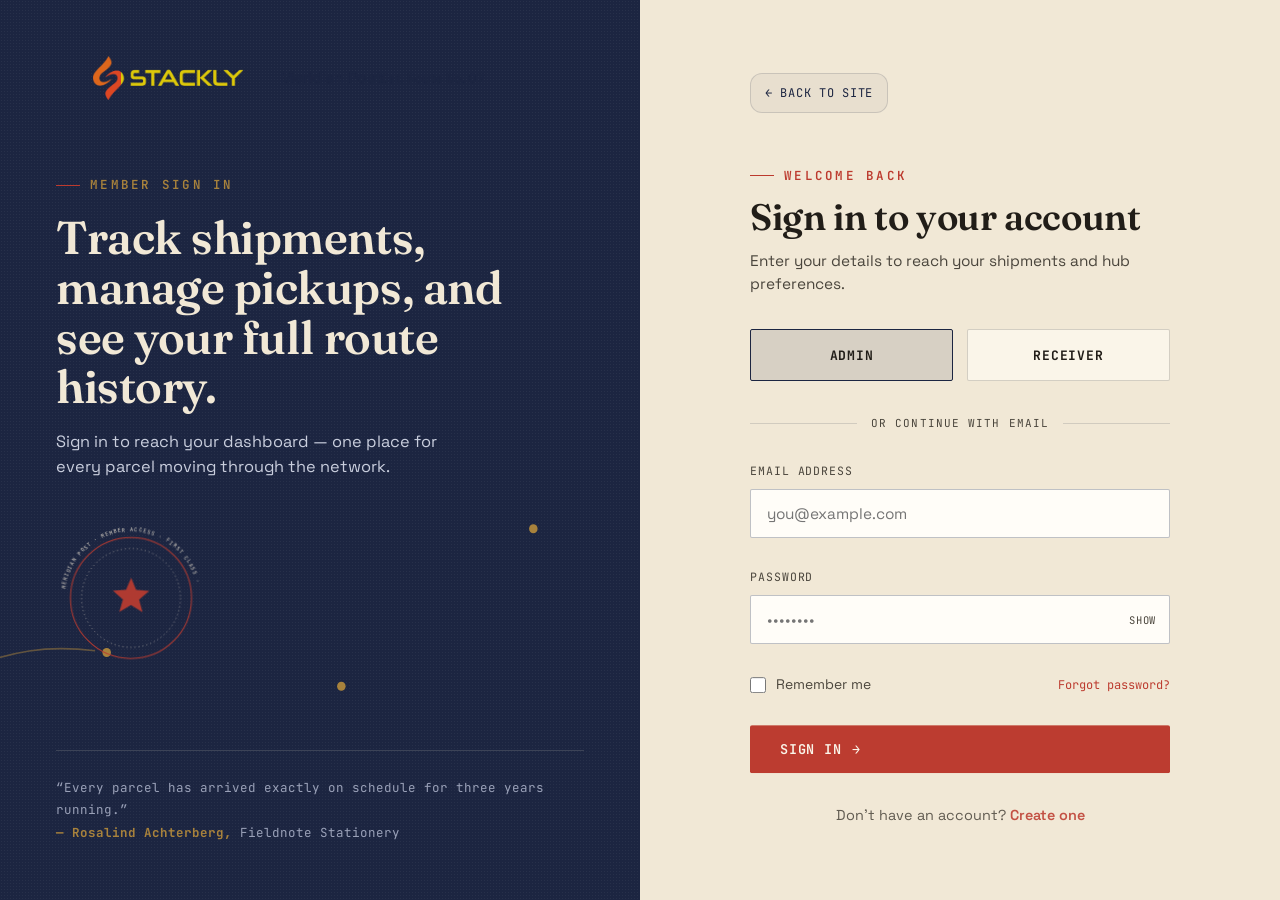
<file: login.html>
<!DOCTYPE html>
<html lang="en">
<head>
<meta charset="UTF-8">
<meta name="viewport" content="width=device-width, initial-scale=1.0">
<title>Sign In — Meridian Post</title>
<link rel="preconnect" href="https://fonts.googleapis.com">
<link rel="stylesheet" href="style.css">
<link rel="stylesheet" href="auth.css">
</head>
<body>

<div class="auth-shell">

  <!-- ===================== BRAND PANEL ===================== -->
  <aside class="auth-brand">
    <div class="auth-brand-noise"></div>
    <svg class="auth-brand-route" viewBox="0 0 600 800" preserveAspectRatio="none">
      <path d="M -40 600 C 120 520, 220 680, 380 560 S 620 420, 700 460"></path>
      <circle cx="100" cy="580" r="4"></circle>
      <circle cx="320" cy="610" r="4"></circle>
      <circle cx="500" cy="470" r="4"></circle>
    </svg>

    <div class="auth-brand-top">
      <a href="index.html" class="logo-lockup" aria-label="Meridian Post home">
        <img src="logo-dark-themed.webp" alt="Meridian Post logo" class="logo-mark">
        <span class="logo-text">Meridian Post<small>Est. Route No. 07</small></span>
      </a>
    </div>

    <div class="auth-brand-mid">
      <div class="eyebrow">Member sign in</div>
      <h1>Track shipments, manage pickups, and see your full route history.</h1>
      <p>Sign in to reach your dashboard — one place for every parcel moving through the network.</p>
      <div class="auth-postmark">
        <svg viewBox="0 0 300 300">
          <circle cx="150" cy="150" r="120" fill="none" stroke="var(--red)" stroke-width="2"></circle>
          <circle cx="150" cy="150" r="98" fill="none" stroke="var(--parchment)" stroke-width="1" stroke-dasharray="2 6"></circle>
          <path id="loginRingPath" d="M 150,150 m -132,0 a 132,132 0 1,1 264,0 a 132,132 0 1,1 -264,0" fill="none"></path>
          <text font-family="'JetBrains Mono', monospace" font-size="10.4" letter-spacing="1.5" fill="var(--parchment)">
            <textPath href="#loginRingPath" startOffset="2%">MERIDIAN POST · MEMBER ACCESS · FIRST CLASS · </textPath>
          </text>
          <path d="M150 110 l10 24 26 2 -20 17 7 25 -23 -14 -23 14 7 -25 -20 -17 26 -2 z" fill="var(--red)"></path>
        </svg>
      </div>
    </div>

    <div class="auth-brand-quote">
      “Every parcel has arrived exactly on schedule for three years running.”<br>
      <b>— Rosalind Achterberg,</b> Fieldnote Stationery
    </div>
  </aside>

  <!-- ===================== FORM PANEL ===================== -->
  <main class="auth-form-panel">
    <div class="auth-form-wrap">

      <div class="auth-form-top">
        <a href="index.html" class="auth-mobile-logo logo-lockup" aria-label="Meridian Post home">
          <img src="logo-dark-themed.webp" alt="Meridian Post logo" class="logo-mark">
          <span class="logo-text">Meridian Post</span>
        </a>
        <a href="index.html" class="auth-back-link">← Back to site</a>
      </div>

      <div class="auth-heading">
        <div class="eyebrow">Welcome back</div>
        <h2>Sign in to your account</h2>
        <p>Enter your details to reach your shipments and hub preferences.</p>
      </div>

      <div class="auth-social-row">
        <button type="button" class="auth-social-btn auth-role-btn active" data-redirect="dashboard.html"><span>Admin</span></button>
        <button type="button" class="auth-social-btn auth-role-btn" data-redirect="receiverdashboard.html"><span>Receiver</span></button>
      </div>

      <div class="auth-divider"><span>Or continue with email</span></div>

      <form class="auth-form" data-redirect="dashboard.html">
        <div class="auth-field">
          <label for="login-email">Email address</label>
          <div class="auth-input-row">
            <input type="email" id="login-email" data-validate="required email" placeholder="you@example.com">
          </div>
          <div class="auth-field-msg"></div>
        </div>

        <div class="auth-field">
          <label for="login-password">Password</label>
          <div class="auth-input-row">
            <input type="password" id="login-password" data-validate="required minlen8" placeholder="••••••••">
            <button type="button" class="auth-toggle-visibility" data-target="login-password">Show</button>
          </div>
          <div class="auth-field-msg"></div>
        </div>

        <div class="auth-row-between">
          <label class="auth-check"><input type="checkbox"> Remember me</label>
          <a href="404error.html" class="auth-forgot">Forgot password?</a>
        </div>

        <button type="submit" class="btn btn-primary auth-submit magnetic"><span>Sign In <span class="btn-arrow">→</span></span></button>
      </form>

      <div class="auth-footer-link">Don't have an account? <a href="createaccount.html">Create one</a></div>
    </div>
  </main>
</div>

<div class="auth-toast"><span class="dot"></span> Signed in — redirecting to your dashboard…</div>

<script src="https://cdnjs.cloudflare.com/ajax/libs/gsap/3.12.5/gsap.min.js"></script>
<script src="auth.js"></script>
</body>
</html>
</file>
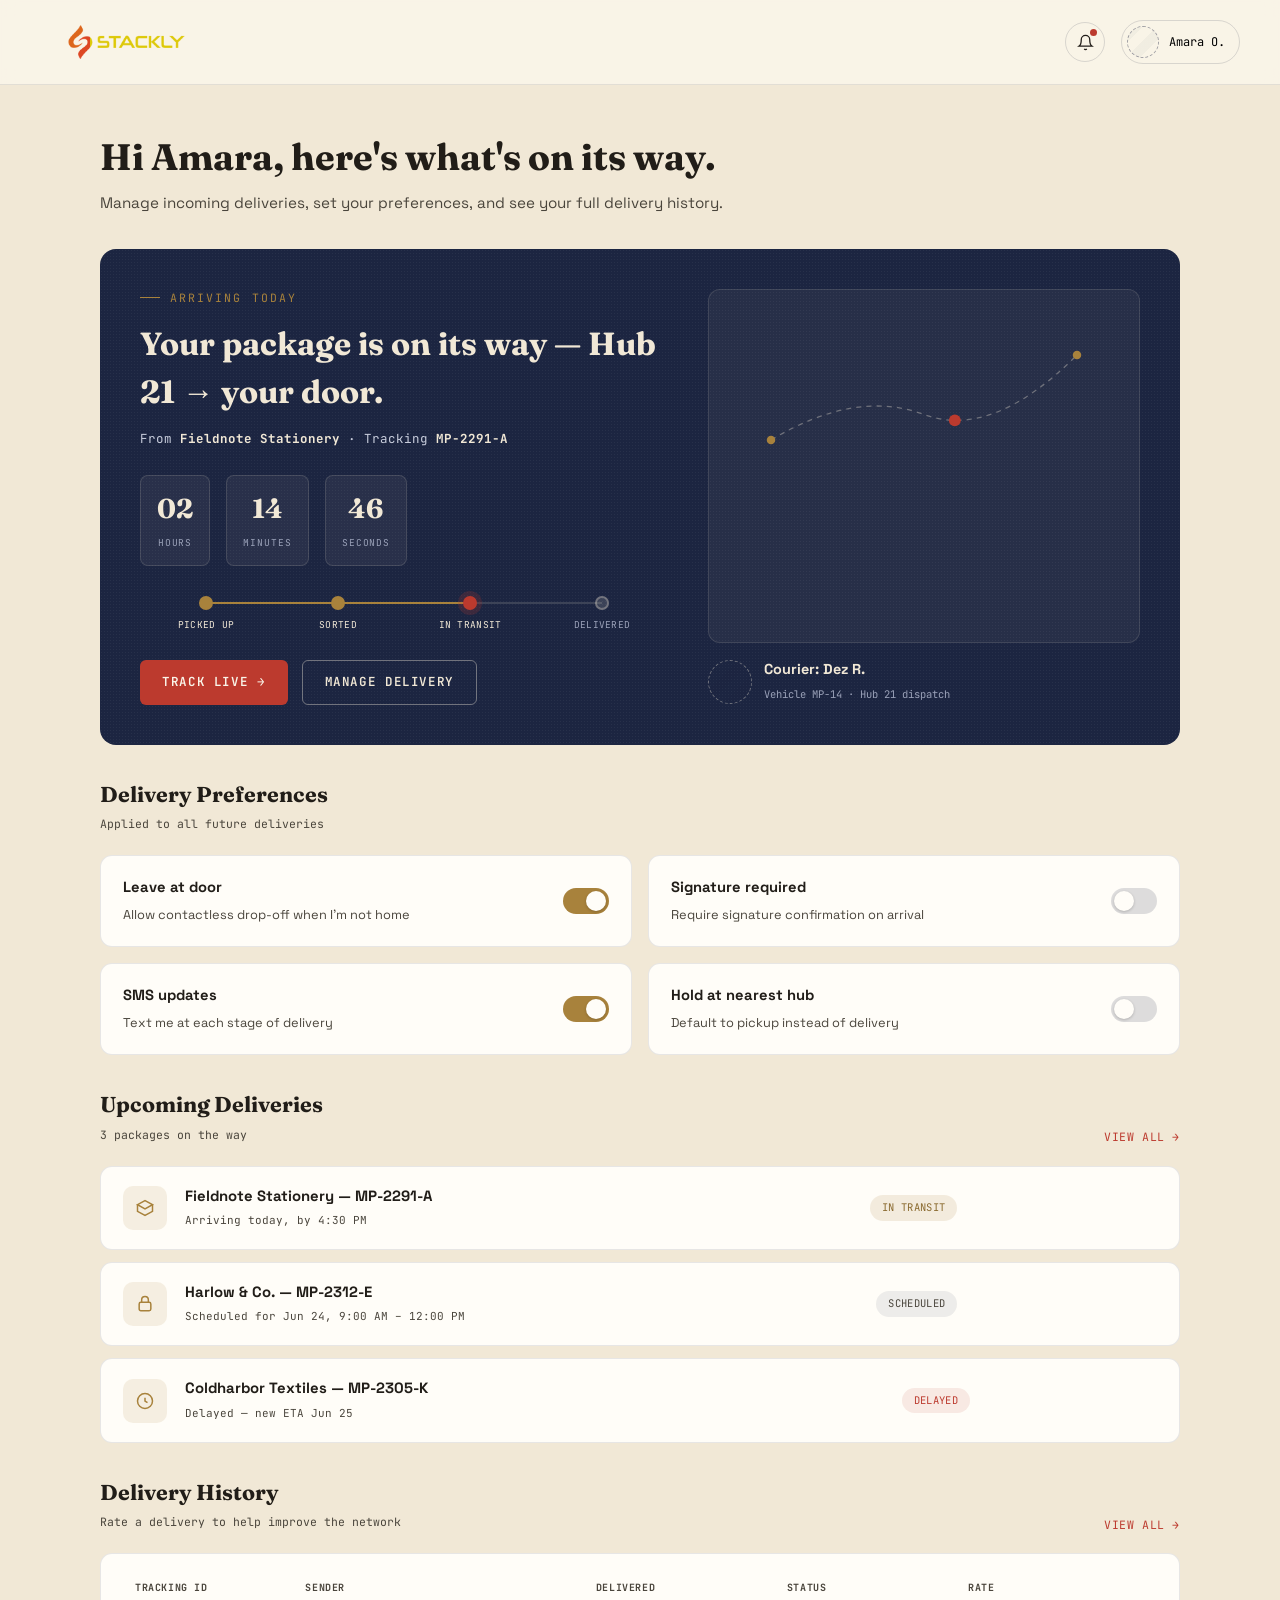
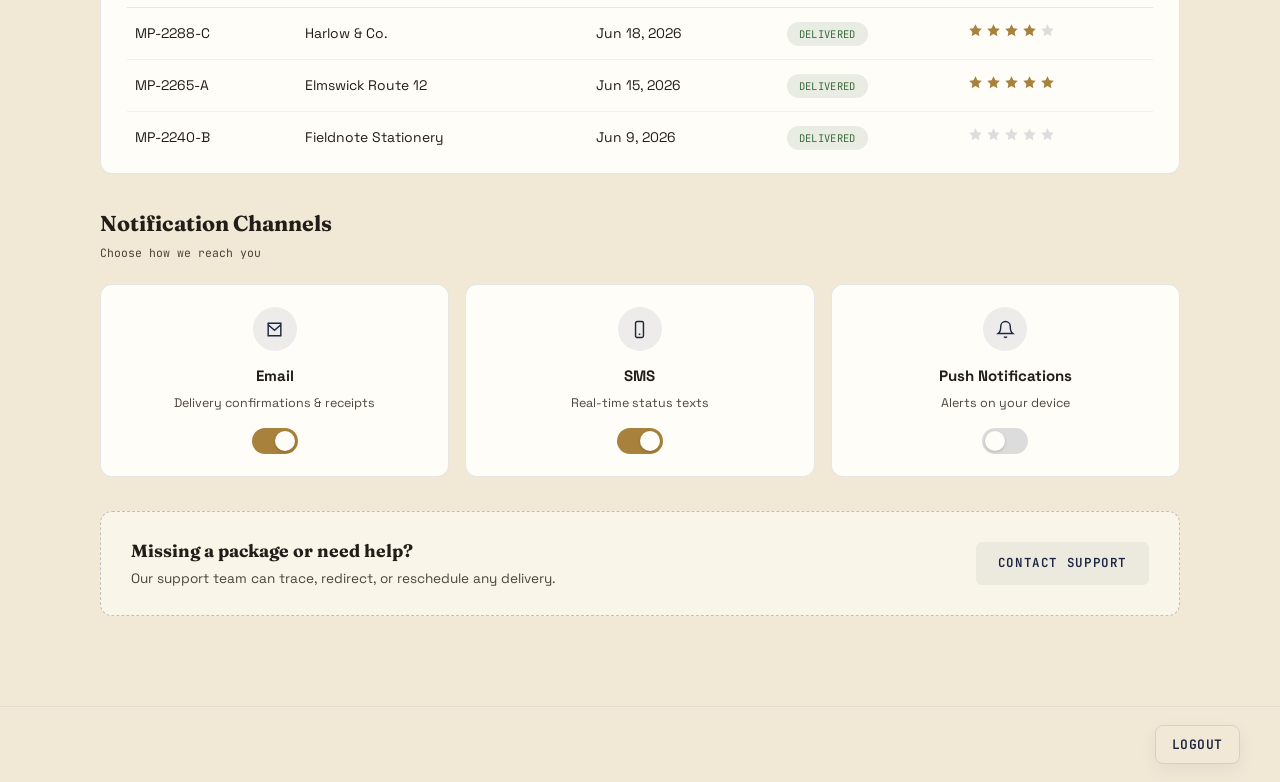
<file: receiverdashboard.html>
<!DOCTYPE html>
<html lang="en">
<head>
<meta charset="UTF-8">
<meta name="viewport" content="width=device-width, initial-scale=1.0">
<title>My Deliveries — Meridian Post</title>
<link rel="preconnect" href="https://fonts.googleapis.com">
<link href="https://fonts.googleapis.com/css2?family=Fraunces:ital,opsz,wght@0,9..144,400;0,9..144,600;0,9..144,700;0,9..144,900;1,9..144,400;1,9..144,600&family=Space+Grotesk:wght@400;500;600;700&family=JetBrains+Mono:wght@400;500;600&display=swap" rel="stylesheet">

<style>
/* ==========================================================================
   MERIDIAN POST — receiver-dashboard.html
   Single-file build: all CSS lives in this style block.
   ========================================================================== */

:root{
  --navy: #1C2541;
  --navy-deep: #12182E;
  --parchment: #F1E8D6;
  --cream: #FAF5E9;
  --red: #BC3A2E;
  --brass: #A8823C;
  --ink: #211D18;
  --ink-soft: #4A453C;
  --white: #FFFDF8;
  --green: #5B8A5B;
  --font-display: 'Fraunces', serif;
  --font-body: 'Space Grotesk', sans-serif;
  --font-mono: 'JetBrains Mono', monospace;
  --ease-post: cubic-bezier(.22,1,.36,1);
}

*,*::before,*::after{ box-sizing:border-box; margin:0; padding:0; }
html{ scroll-behavior:smooth; }
body{
  font-family: var(--font-body);
  background: var(--parchment);
  color: var(--ink);
  line-height: 1.5;
  -webkit-font-smoothing: antialiased;
}
a{ color:inherit; text-decoration:none; }
button{ font-family:inherit; cursor:pointer; border:none; background:none; }
::selection{ background: var(--red); color: var(--cream); }
@media (prefers-reduced-motion: reduce){ *{ animation-duration:.001ms !important; transition-duration:.001ms !important; } }

/* ---------------------------------------------------------------------
   Shared bits: logo, placeholders, buttons
--------------------------------------------------------------------- */
.logo-lockup{ display:flex; align-items:center; gap:12px; }
.logo-mark{
  width: auto;
  height: 34px;
  border-radius: 0;
  display:block;
  flex-shrink:0;
  overflow:hidden;
  filter: sepia(1) saturate(1700%) hue-rotate(-18deg) brightness(.85) contrast(1.05);
}
.logo-mark img, .logo-mark svg{ width:auto; height:100%; object-fit:contain; display:block; }
.logo-text{ font-family:var(--font-display); font-size:1.2rem; font-weight:700; }
.logo-text small{ display:block; font-family:var(--font-mono); font-size:9px; letter-spacing:.2em; color:var(--red); font-weight:600; }

.ph{
  border:1.5px dashed rgba(28,37,65,.4);
  background: repeating-linear-gradient(135deg, rgba(28,37,65,.035) 0 10px, transparent 10px 20px);
  display:flex; align-items:center; justify-content:center; text-align:center;
  color:var(--ink-soft); font-family:var(--font-mono); font-size:11px; border-radius:6px;
}

.btn{
  display:inline-flex; align-items:center; gap:8px; padding:12px 22px; border-radius:6px;
  font-family:var(--font-mono); font-size:12.5px; letter-spacing:.05em; text-transform:uppercase; font-weight:600;
  transition: all .35s var(--ease-post); position:relative; overflow:hidden;
}
.btn-primary{ background:var(--red); color:var(--cream); }
.btn-primary:hover{ background:var(--navy); transform:translateY(-2px); }
.btn-outline{ background:transparent; color:var(--navy); border:1.5px solid rgba(28,37,65,.3); }
.btn-outline:hover{ border-color:var(--navy); background:rgba(28,37,65,.05); transform:translateY(-2px); }
.btn-ghost{ background:rgba(28,37,65,.06); color:var(--navy); }
.btn-ghost:hover{ background:var(--navy); color:var(--parchment); }
.btn-arrow{ display:inline-block; transition: transform .3s var(--ease-post); }
.btn:hover .btn-arrow{ transform:translateX(4px); }

/* ---------------------------------------------------------------------
   Topbar
--------------------------------------------------------------------- */
.rd-topbar{
  display:flex; align-items:center; justify-content:space-between; gap:20px;
  padding:20px 40px; background:rgba(250,245,233,.92); backdrop-filter: blur(8px);
  border-bottom:1.5px solid rgba(28,37,65,.1); position:sticky; top:0; z-index:100;
}
.rd-topbar-tag{
  font-family:var(--font-mono); font-size:10.5px; letter-spacing:.14em; text-transform:uppercase;
  color:var(--brass); border-left:1.5px solid rgba(28,37,65,.15); padding-left:16px; margin-left:4px;
}
.rd-topbar-right{ display:flex; align-items:center; gap:16px; }
.rd-icon-btn{
  width:40px; height:40px; border-radius:50%; border:1.5px solid rgba(28,37,65,.15);
  display:flex; align-items:center; justify-content:center; position:relative; transition: all .3s var(--ease-post);
}
.rd-icon-btn svg{ width:17px; height:17px; stroke:var(--ink); transition:stroke .3s ease; }
.rd-icon-btn:hover{ background:var(--navy); border-color:var(--navy); transform: translateY(-2px); }
.rd-icon-btn:hover svg{ stroke:var(--parchment); }
.rd-icon-btn .ping{ position:absolute; top:6px; right:7px; width:7px; height:7px; border-radius:50%; background:var(--red); }
.rd-avatar-btn{ display:flex; align-items:center; gap:10px; padding:5px 14px 5px 5px; border-radius:30px; border:1.5px solid rgba(28,37,65,.15); transition: all .3s ease; }
.rd-avatar-btn:hover{ border-color:var(--brass); background:rgba(168,130,60,.08); }
.rd-avatar-btn .ph{ width:32px; height:32px; border-radius:50%; }
.rd-avatar-btn span{ font-family:var(--font-mono); font-size:12px; }

/* ---------------------------------------------------------------------
   Content shell
--------------------------------------------------------------------- */
.rd-content{ max-width: 1160px; margin:0 auto; padding: 44px 40px 90px; }
.rd-page-head{ margin-bottom: 34px; }
.rd-page-head h1{ font-family:var(--font-display); font-size: clamp(1.7rem,3vw,2.3rem); }
.rd-page-head p{ color:var(--ink-soft); margin-top:8px; font-size:.95rem; }

/* ---------------------------------------------------------------------
   Hero: next delivery tracker
--------------------------------------------------------------------- */
.rd-hero{
  background: var(--navy); color: var(--parchment); border-radius: 16px; padding: 40px;
  display:grid; grid-template-columns: 1.1fr .9fr; gap: 40px; position:relative; overflow:hidden; margin-bottom: 34px;
}
.rd-hero-noise{ position:absolute; inset:0; opacity:.05; pointer-events:none; background-image: radial-gradient(circle, #fff 1px, transparent 1px); background-size:3px 3px; }
.rd-hero-left{ position:relative; z-index:2; }
.rd-eyebrow{
  font-family:var(--font-mono); font-size:11.5px; letter-spacing:.18em; text-transform:uppercase; color:var(--brass);
  display:flex; align-items:center; gap:10px; margin-bottom:14px;
}
.rd-eyebrow::before{ content:''; width:20px; height:1px; background:var(--brass); }
.rd-hero h2{ font-family:var(--font-display); font-size: clamp(1.5rem, 2.6vw, 2rem); margin-bottom: 14px; }
.rd-hero-sender{ font-family:var(--font-mono); font-size:12.5px; color:#C9CEDD; margin-bottom: 26px; }
.rd-hero-sender b{ color: var(--parchment); }

.rd-countdown{ display:flex; gap: 16px; margin-bottom: 30px; }
.rd-countdown-unit{ background: rgba(241,232,214,.06); border:1px solid rgba(241,232,214,.14); border-radius:8px; padding: 12px 16px; min-width: 70px; text-align:center; }
.rd-countdown-unit b{ display:block; font-family:var(--font-display); font-size:1.7rem; }
.rd-countdown-unit span{ font-family:var(--font-mono); font-size:9.5px; text-transform:uppercase; letter-spacing:.1em; color:#9AA1B8; }

.rd-stepper{ display:flex; align-items:center; margin-bottom: 12px; }
.rd-step{ display:flex; flex-direction:column; align-items:center; gap:8px; flex:1; position:relative; }
.rd-step-dot{ width:14px; height:14px; border-radius:50%; background: rgba(241,232,214,.15); border: 2px solid rgba(241,232,214,.3); z-index:2; transition: all .4s var(--ease-post); }
.rd-step.done .rd-step-dot{ background: var(--brass); border-color: var(--brass); }
.rd-step.active .rd-step-dot{ background: var(--red); border-color: var(--red); box-shadow: 0 0 0 5px rgba(188,58,46,.2); }
.rd-step-line{ position:absolute; top:6px; left:-50%; width:100%; height:2px; background: rgba(241,232,214,.15); z-index:1; }
.rd-step:first-child .rd-step-line{ display:none; }
.rd-step.done .rd-step-line, .rd-step.active .rd-step-line{ background: var(--brass); }
.rd-step-label{ font-family:var(--font-mono); font-size:9.5px; text-transform:uppercase; letter-spacing:.03em; color:#9AA1B8; text-align:center; }
.rd-step.active .rd-step-label, .rd-step.done .rd-step-label{ color: var(--parchment); }

.rd-hero-actions{ display:flex; gap: 14px; margin-top: 28px; flex-wrap:wrap; }
.rd-hero-actions .btn-outline{ color: var(--parchment); border-color: rgba(241,232,214,.4); }
.rd-hero-actions .btn-outline:hover{ background: var(--parchment); color: var(--navy); }

.rd-hero-right{ position:relative; z-index:2; display:flex; flex-direction:column; }
.rd-map-wrap{ flex:1; border-radius:12px; overflow:hidden; background: rgba(241,232,214,.05); border:1px solid rgba(241,232,214,.12); padding: 14px; }
.rd-map-svg{ width:100%; height: 170px; }
.rd-map-route{ fill:none; stroke: rgba(241,232,214,.35); stroke-width:1.5; stroke-dasharray:6 6; }
.rd-map-dot{ fill: var(--brass); }
.rd-map-truck{ fill: var(--red); }
.rd-courier-card{ display:flex; align-items:center; gap:12px; margin-top: 16px; }
.rd-courier-card .ph{ width:44px; height:44px; border-radius:50%; border-color: rgba(241,232,214,.4); flex-shrink:0; }
.rd-courier-card b{ display:block; font-size:.9rem; }
.rd-courier-card span{ font-family:var(--font-mono); font-size:10.5px; color:#9AA1B8; }

/* ---------------------------------------------------------------------
   Section cards
--------------------------------------------------------------------- */
.rd-section{ margin-bottom: 34px; }
.rd-section-head{ display:flex; justify-content:space-between; align-items:flex-end; gap:16px; margin-bottom:20px; flex-wrap:wrap; }
.rd-section-head h3{ font-family:var(--font-display); font-size:1.35rem; }
.rd-section-head span{ font-family:var(--font-mono); font-size:11.5px; color:var(--ink-soft); }
.rd-section-link{ font-family:var(--font-mono); font-size:11.5px; text-transform:uppercase; letter-spacing:.05em; color:var(--red); }
.rd-section-link:hover{ text-decoration:underline; }

/* preferences toggles */
.rd-pref-grid{ display:grid; grid-template-columns: repeat(2,1fr); gap: 16px; }
.rd-pref-card{
  background: var(--white); border: 1.5px solid rgba(28,37,65,.1); border-radius:12px; padding: 20px 22px;
  display:flex; align-items:center; justify-content:space-between; gap: 16px;
  transition: all .35s var(--ease-post);
}
.rd-pref-card:hover{ border-color: var(--brass); box-shadow: 0 14px 30px rgba(28,37,65,.08); transform: translateY(-3px); }
.rd-pref-info b{ display:block; font-size:.92rem; margin-bottom:4px; }
.rd-pref-info span{ font-size:.8rem; color: var(--ink-soft); }

.rd-switch{ width:46px; height:26px; border-radius:20px; background: rgba(28,37,65,.15); position:relative; flex-shrink:0; transition: background .35s ease; }
.rd-switch::after{ content:''; position:absolute; top:3px; left:3px; width:20px; height:20px; border-radius:50%; background: var(--white); transition: transform .35s var(--ease-post); box-shadow: 0 1px 3px rgba(0,0,0,.2); }
.rd-switch.on{ background: var(--brass); }
.rd-switch.on::after{ transform: translateX(20px); }

/* upcoming deliveries list */
.rd-delivery-list{ display:flex; flex-direction:column; gap: 12px; }
.rd-delivery-row{
  background: var(--white); border: 1.5px solid rgba(28,37,65,.1); border-radius: 12px; padding: 18px 22px;
  display:flex; align-items:center; gap: 18px; transition: all .35s var(--ease-post); position:relative; overflow:hidden;
}
.rd-delivery-row:hover{ border-color: rgba(28,37,65,.2); box-shadow: 0 16px 32px rgba(28,37,65,.09); }
.rd-delivery-icon{ width:44px; height:44px; border-radius:10px; background: rgba(168,130,60,.12); display:flex; align-items:center; justify-content:center; flex-shrink:0; transition: transform .35s var(--ease-post); }
.rd-delivery-row:hover .rd-delivery-icon{ transform: scale(1.08) rotate(-6deg); }
.rd-delivery-icon svg{ width:20px; height:20px; stroke: var(--brass); }
.rd-delivery-body{ flex:1; min-width:0; }
.rd-delivery-body b{ display:block; font-size:.93rem; }
.rd-delivery-body span{ font-family: var(--font-mono); font-size:11px; color:var(--ink-soft); }
.rd-status-tag{ font-family:var(--font-mono); font-size:10.5px; padding:5px 12px; border-radius:20px; text-transform:uppercase; letter-spacing:.03em; flex-shrink:0; }
.rd-status-tag.transit{ background: rgba(168,130,60,.14); color:#8A6A2F; }
.rd-status-tag.scheduled{ background: rgba(28,37,65,.08); color: var(--ink-soft); }
.rd-status-tag.delayed{ background: rgba(188,58,46,.1); color: var(--red); }

.rd-delivery-actions{ display:flex; gap:8px; opacity:0; transform: translateX(8px); transition: all .35s var(--ease-post); flex-shrink:0; }
.rd-delivery-row:hover .rd-delivery-actions{ opacity:1; transform: translateX(0); }
.rd-mini-btn{ font-family: var(--font-mono); font-size:10.5px; text-transform:uppercase; letter-spacing:.03em; padding:8px 14px; border-radius:20px; border: 1.5px solid rgba(28,37,65,.2); transition: all .3s ease; white-space:nowrap; }
.rd-mini-btn:hover{ background: var(--navy); color: var(--parchment); border-color: var(--navy); }

/* history table */
.rd-history-card{ background: var(--white); border: 1.5px solid rgba(28,37,65,.1); border-radius: 12px; padding: 10px 26px; }
.rd-table{ width:100%; border-collapse: collapse; }
.rd-table th{ text-align:left; font-family:var(--font-mono); font-size:10px; text-transform:uppercase; letter-spacing:.06em; color:var(--ink-soft); padding: 16px 8px 12px; border-bottom: 1.5px solid rgba(28,37,65,.1); }
.rd-table td{ padding: 15px 8px; border-bottom: 1px solid rgba(28,37,65,.06); font-size:.87rem; }
.rd-table tr:last-child td{ border-bottom:none; }
.rd-table tbody tr{ transition: background .25s ease; }
.rd-table tbody tr:hover{ background: rgba(28,37,65,.03); }

.rd-stars{ display:inline-flex; gap:3px; cursor:pointer; }
.rd-star{ width:15px; height:15px; fill: rgba(28,37,65,.15); transition: fill .2s ease, transform .2s ease; }
.rd-stars:hover .rd-star{ transform: scale(1.08); }
.rd-star.filled{ fill: var(--brass); }
.rd-star:hover ~ .rd-star{ fill: rgba(28,37,65,.15) !important; }

/* notification channels */
.rd-channel-grid{ display:grid; grid-template-columns: repeat(3,1fr); gap: 16px; }
.rd-channel-card{ background: var(--white); border: 1.5px solid rgba(28,37,65,.1); border-radius: 12px; padding: 22px; text-align:center; transition: all .35s var(--ease-post); }
.rd-channel-card:hover{ transform: translateY(-4px); box-shadow: 0 16px 32px rgba(28,37,65,.09); border-color: var(--brass); }
.rd-channel-icon{ width:44px; height:44px; border-radius:50%; background: rgba(28,37,65,.08); display:flex; align-items:center; justify-content:center; margin: 0 auto 14px; transition: background .3s ease; }
.rd-channel-card:hover .rd-channel-icon{ background: rgba(168,130,60,.16); }
.rd-channel-icon svg{ width:19px; height:19px; stroke: var(--navy); }
.rd-channel-card h4{ font-size:.94rem; margin-bottom: 6px; }
.rd-channel-card p{ font-size:.78rem; color: var(--ink-soft); margin-bottom: 16px; }
.rd-channel-card .rd-switch{ margin: 0 auto; }

/* help card */
.rd-help-card{
  background: var(--cream); border: 1.5px dashed rgba(28,37,65,.25); border-radius: 12px; padding: 26px 30px;
  display:flex; align-items:center; justify-content:space-between; gap: 20px; flex-wrap:wrap;
}
.rd-help-card h4{ font-family:var(--font-display); font-size:1.1rem; margin-bottom:4px; }
.rd-help-card p{ font-size:.85rem; color: var(--ink-soft); }

/* toast */
.rd-toast{
  position: fixed; bottom: 30px; right: 30px; z-index: 999;
  background: var(--navy); color: var(--parchment); padding: 15px 20px; border-radius: 8px;
  font-family: var(--font-mono); font-size: 12px; display:flex; align-items:center; gap: 10px;
  box-shadow: 0 20px 40px rgba(0,0,0,.25); transform: translateY(140%); opacity:0;
}
.rd-toast.show{ transform: translateY(0); opacity:1; }
.rd-toast .dot{ width:7px; height:7px; border-radius:50%; background: var(--brass); flex-shrink:0; }

/* ---------------------------------------------------------------------
   Responsive
--------------------------------------------------------------------- */
@media (max-width: 980px){
  .rd-hero{ grid-template-columns: 1fr; }
  .rd-pref-grid, .rd-channel-grid{ grid-template-columns: 1fr; }
}
@media (max-width: 760px){
  .rd-topbar{ padding: 16px 20px; }
  .rd-topbar-tag{ display:none; }
  .rd-content{ padding: 30px 20px 70px; }
  .rd-countdown{ flex-wrap:wrap; }
  .rd-delivery-row{ flex-wrap:wrap; }
  .rd-delivery-actions{ opacity:1; transform:none; width:100%; }
  .rd-history-card{ overflow-x:auto; }
  .rd-topbar-right{ gap: 10px; }
  .rd-avatar-btn{ padding: 5px; }
  .rd-avatar-btn span{ display: none; }
}

/* footer */
.rd-footer{ padding:18px 40px; border-top:1px solid rgba(28,37,65,.06); display:flex; justify-content:flex-end; background:transparent; }
.rd-footer .an-logout-btn{ margin-left:auto; }

/* logout button styling */
.an-logout-btn{
  padding: 10px 16px; border-radius: 8px; font-family: var(--font-mono); font-size: 13px; letter-spacing: .04em;
  border: 1.5px solid rgba(28,37,65,.12); background: transparent; color: var(--navy); cursor: pointer;
  transition: all .22s var(--ease-post); box-shadow: 0 6px 18px rgba(28,37,65,.06);
}
.an-logout-btn:hover{ background: var(--red); color: var(--white); border-color: var(--red); transform: translateY(-2px); box-shadow: 0 10px 30px rgba(188,58,46,.12); }
.an-logout-btn:active{ transform: translateY(0); box-shadow: 0 6px 16px rgba(28,37,65,.06); }
.an-logout-btn:focus{ outline: 3px solid rgba(28,37,65,.08); }
</style>
</head>
<body>

<!-- ===================== TOPBAR ===================== -->
<header class="rd-topbar">
  <div class="an-topbar-left">
    <a href="index.html" class="logo-lockup">
      <img src="logo-dark-themed.webp" alt="Stackly logo" class="logo-mark">
    </a>
  </div>
  <div class="rd-topbar-right">
    <button class="rd-icon-btn" id="rdBell" aria-label="Notifications" onclick="window.location.href='404error.html';">
      <svg viewBox="0 0 24 24" fill="none" stroke="currentColor" stroke-width="1.8"><path d="M18 8a6 6 0 0 0-12 0c0 7-3 9-3 9h18s-3-2-3-9"/><path d="M13.73 21a2 2 0 0 1-3.46 0"/></svg>
      <span class="ping"></span>
    </button>
    <button class="rd-avatar-btn" onclick="window.location.href='404error.html';">
      <div class="ph"><span></span></div>
      <span>Amara O.</span>
    </button>
  </div>
</header>


<div class="rd-content">

  <div class="rd-page-head">
    <h1>Hi Amara, here's what's on its way.</h1>
    <p>Manage incoming deliveries, set your preferences, and see your full delivery history.</p>
  </div>

  <!-- ===================== HERO: NEXT DELIVERY ===================== -->
  <section class="rd-hero">
    <div class="rd-hero-noise"></div>
    <div class="rd-hero-left">
      <div class="rd-eyebrow">Arriving today</div>
      <h2>Your package is on its way — Hub 21 → your door.</h2>
      <div class="rd-hero-sender">From <b>Fieldnote Stationery</b> · Tracking <b>MP-2291-A</b></div>

      <div class="rd-countdown" id="rdCountdown">
        <div class="rd-countdown-unit"><b id="cdHours">02</b><span>Hours</span></div>
        <div class="rd-countdown-unit"><b id="cdMinutes">14</b><span>Minutes</span></div>
        <div class="rd-countdown-unit"><b id="cdSeconds">47</b><span>Seconds</span></div>
      </div>

      <div class="rd-stepper">
        <div class="rd-step done"><div class="rd-step-line"></div><div class="rd-step-dot"></div><span class="rd-step-label">Picked Up</span></div>
        <div class="rd-step done"><div class="rd-step-line"></div><div class="rd-step-dot"></div><span class="rd-step-label">Sorted</span></div>
        <div class="rd-step active"><div class="rd-step-line"></div><div class="rd-step-dot"></div><span class="rd-step-label">In Transit</span></div>
        <div class="rd-step"><div class="rd-step-line"></div><div class="rd-step-dot"></div><span class="rd-step-label">Delivered</span></div>
      </div>

      <div class="rd-hero-actions">
        <a href="404error.html" class="btn btn-primary"><span>Track Live <span class="btn-arrow">→</span></span></a>
        <a href="404error.html" class="btn btn-outline">Manage Delivery</a>
      </div>
    </div>

    <div class="rd-hero-right">
      <div class="rd-map-wrap">
        <svg class="rd-map-svg" viewBox="0 0 400 200">
          <path class="rd-map-route" d="M20 160 Q120 100 200 130 T380 60"></path>
          <circle class="rd-map-dot" cx="20" cy="160" r="5"></circle>
          <circle class="rd-map-dot" cx="380" cy="60" r="5"></circle>
          <g id="rdTruck">
            <circle class="rd-map-truck" cx="200" cy="130" r="7"></circle>
          </g>
        </svg>
      </div>
      <div class="rd-courier-card">
        <div class="ph"><span></span></div>
        <div>
          <b>Courier: Dez R.</b>
          <span>Vehicle MP-14 · Hub 21 dispatch</span>
        </div>
      </div>
    </div>
  </section>

  <!-- ===================== DELIVERY PREFERENCES ===================== -->
  <section class="rd-section">
    <div class="rd-section-head">
      <div><h3>Delivery Preferences</h3><span>Applied to all future deliveries</span></div>
    </div>
    <div class="rd-pref-grid">
      <div class="rd-pref-card">
        <div class="rd-pref-info"><b>Leave at door</b><span>Allow contactless drop-off when I'm not home</span></div>
        <div class="rd-switch on" data-switch></div>
      </div>
      <div class="rd-pref-card">
        <div class="rd-pref-info"><b>Signature required</b><span>Require signature confirmation on arrival</span></div>
        <div class="rd-switch" data-switch></div>
      </div>
      <div class="rd-pref-card">
        <div class="rd-pref-info"><b>SMS updates</b><span>Text me at each stage of delivery</span></div>
        <div class="rd-switch on" data-switch></div>
      </div>
      <div class="rd-pref-card">
        <div class="rd-pref-info"><b>Hold at nearest hub</b><span>Default to pickup instead of delivery</span></div>
        <div class="rd-switch" data-switch></div>
      </div>
    </div>
  </section>

  <!-- ===================== UPCOMING DELIVERIES ===================== -->
  <section class="rd-section">
    <div class="rd-section-head">
      <div><h3>Upcoming Deliveries</h3><span>3 packages on the way</span></div>
      <a href="404error.html" class="rd-section-link">View all →</a>
    </div>
    <div class="rd-delivery-list">
      <div class="rd-delivery-row">
        <div class="rd-delivery-icon"><svg viewBox="0 0 24 24" fill="none" stroke-width="1.8"><path d="M21 8l-9-5-9 5 9 5 9-5z"/><path d="M3 8v8l9 5 9-5V8"/></svg></div>
        <div class="rd-delivery-body"><b>Fieldnote Stationery — MP-2291-A</b><span>Arriving today, by 4:30 PM</span></div>
        <span class="rd-status-tag transit">In Transit</span>
        <div class="rd-delivery-actions">
          <button class="rd-mini-btn">Reschedule</button>
          <button class="rd-mini-btn">Redirect</button>
        </div>
      </div>
      <div class="rd-delivery-row">
        <div class="rd-delivery-icon"><svg viewBox="0 0 24 24" fill="none" stroke-width="1.8"><rect x="5" y="10" width="14" height="10" rx="2"/><path d="M8 10V7a4 4 0 0 1 8 0v3"/></svg></div>
        <div class="rd-delivery-body"><b>Harlow &amp; Co. — MP-2312-E</b><span>Scheduled for Jun 24, 9:00 AM – 12:00 PM</span></div>
        <span class="rd-status-tag scheduled">Scheduled</span>
        <div class="rd-delivery-actions">
          <button class="rd-mini-btn">Reschedule</button>
          <button class="rd-mini-btn">Redirect</button>
        </div>
      </div>
      <div class="rd-delivery-row">
        <div class="rd-delivery-icon"><svg viewBox="0 0 24 24" fill="none" stroke-width="1.8"><circle cx="12" cy="12" r="9"/><path d="M12 8v4l3 2"/></svg></div>
        <div class="rd-delivery-body"><b>Coldharbor Textiles — MP-2305-K</b><span>Delayed — new ETA Jun 25</span></div>
        <span class="rd-status-tag delayed">Delayed</span>
        <div class="rd-delivery-actions">
          <button class="rd-mini-btn">Notify Me</button>
          <button class="rd-mini-btn">Details</button>
        </div>
      </div>
    </div>
  </section>

  <!-- ===================== DELIVERY HISTORY ===================== -->
  <section class="rd-section">
    <div class="rd-section-head">
      <div><h3>Delivery History</h3><span>Rate a delivery to help improve the network</span></div>
      <a href="404error.html" class="rd-section-link">View all →</a>
    </div>
    <div class="rd-history-card">
      <table class="rd-table">
        <thead><tr><th>Tracking ID</th><th>Sender</th><th>Delivered</th><th>Status</th><th>Rate</th></tr></thead>
        <tbody>
          <tr>
            <td>MP-2288-C</td><td>Harlow &amp; Co.</td><td>Jun 18, 2026</td>
            <td><span class="rd-status-tag" style="background:rgba(91,138,91,.14);color:#3C6B3C;">Delivered</span></td>
            <td>
              <span class="rd-stars" data-rating="4">
                <svg class="rd-star filled" viewBox="0 0 24 24"><path d="M12 2l3.1 6.3 6.9 1-5 4.9 1.2 6.8-6.2-3.3-6.2 3.3 1.2-6.8-5-4.9 6.9-1z"/></svg>
                <svg class="rd-star filled" viewBox="0 0 24 24"><path d="M12 2l3.1 6.3 6.9 1-5 4.9 1.2 6.8-6.2-3.3-6.2 3.3 1.2-6.8-5-4.9 6.9-1z"/></svg>
                <svg class="rd-star filled" viewBox="0 0 24 24"><path d="M12 2l3.1 6.3 6.9 1-5 4.9 1.2 6.8-6.2-3.3-6.2 3.3 1.2-6.8-5-4.9 6.9-1z"/></svg>
                <svg class="rd-star filled" viewBox="0 0 24 24"><path d="M12 2l3.1 6.3 6.9 1-5 4.9 1.2 6.8-6.2-3.3-6.2 3.3 1.2-6.8-5-4.9 6.9-1z"/></svg>
                <svg class="rd-star" viewBox="0 0 24 24"><path d="M12 2l3.1 6.3 6.9 1-5 4.9 1.2 6.8-6.2-3.3-6.2 3.3 1.2-6.8-5-4.9 6.9-1z"/></svg>
              </span>
            </td>
          </tr>
          <tr>
            <td>MP-2265-A</td><td>Elmswick Route 12</td><td>Jun 15, 2026</td>
            <td><span class="rd-status-tag" style="background:rgba(91,138,91,.14);color:#3C6B3C;">Delivered</span></td>
            <td>
              <span class="rd-stars" data-rating="5">
                <svg class="rd-star filled" viewBox="0 0 24 24"><path d="M12 2l3.1 6.3 6.9 1-5 4.9 1.2 6.8-6.2-3.3-6.2 3.3 1.2-6.8-5-4.9 6.9-1z"/></svg>
                <svg class="rd-star filled" viewBox="0 0 24 24"><path d="M12 2l3.1 6.3 6.9 1-5 4.9 1.2 6.8-6.2-3.3-6.2 3.3 1.2-6.8-5-4.9 6.9-1z"/></svg>
                <svg class="rd-star filled" viewBox="0 0 24 24"><path d="M12 2l3.1 6.3 6.9 1-5 4.9 1.2 6.8-6.2-3.3-6.2 3.3 1.2-6.8-5-4.9 6.9-1z"/></svg>
                <svg class="rd-star filled" viewBox="0 0 24 24"><path d="M12 2l3.1 6.3 6.9 1-5 4.9 1.2 6.8-6.2-3.3-6.2 3.3 1.2-6.8-5-4.9 6.9-1z"/></svg>
                <svg class="rd-star filled" viewBox="0 0 24 24"><path d="M12 2l3.1 6.3 6.9 1-5 4.9 1.2 6.8-6.2-3.3-6.2 3.3 1.2-6.8-5-4.9 6.9-1z"/></svg>
              </span>
            </td>
          </tr>
          <tr>
            <td>MP-2240-B</td><td>Fieldnote Stationery</td><td>Jun 9, 2026</td>
            <td><span class="rd-status-tag" style="background:rgba(91,138,91,.14);color:#3C6B3C;">Delivered</span></td>
            <td>
              <span class="rd-stars" data-rating="0">
                <svg class="rd-star" viewBox="0 0 24 24"><path d="M12 2l3.1 6.3 6.9 1-5 4.9 1.2 6.8-6.2-3.3-6.2 3.3 1.2-6.8-5-4.9 6.9-1z"/></svg>
                <svg class="rd-star" viewBox="0 0 24 24"><path d="M12 2l3.1 6.3 6.9 1-5 4.9 1.2 6.8-6.2-3.3-6.2 3.3 1.2-6.8-5-4.9 6.9-1z"/></svg>
                <svg class="rd-star" viewBox="0 0 24 24"><path d="M12 2l3.1 6.3 6.9 1-5 4.9 1.2 6.8-6.2-3.3-6.2 3.3 1.2-6.8-5-4.9 6.9-1z"/></svg>
                <svg class="rd-star" viewBox="0 0 24 24"><path d="M12 2l3.1 6.3 6.9 1-5 4.9 1.2 6.8-6.2-3.3-6.2 3.3 1.2-6.8-5-4.9 6.9-1z"/></svg>
                <svg class="rd-star" viewBox="0 0 24 24"><path d="M12 2l3.1 6.3 6.9 1-5 4.9 1.2 6.8-6.2-3.3-6.2 3.3 1.2-6.8-5-4.9 6.9-1z"/></svg>
              </span>
            </td>
          </tr>
        </tbody>
      </table>
    </div>
  </section>

  <!-- ===================== NOTIFICATION CHANNELS ===================== -->
  <section class="rd-section">
    <div class="rd-section-head">
      <div><h3>Notification Channels</h3><span>Choose how we reach you</span></div>
    </div>
    <div class="rd-channel-grid">
      <div class="rd-channel-card">
        <div class="rd-channel-icon"><svg viewBox="0 0 24 24" fill="none" stroke="currentColor" stroke-width="1.8"><path d="M4 4h16v16H4z"/><path d="M4 6l8 7 8-7"/></svg></div>
        <h4>Email</h4>
        <p>Delivery confirmations &amp; receipts</p>
        <div class="rd-switch on" data-switch></div>
      </div>
      <div class="rd-channel-card">
        <div class="rd-channel-icon"><svg viewBox="0 0 24 24" fill="none" stroke="currentColor" stroke-width="1.8"><rect x="7" y="2" width="10" height="20" rx="2"/><path d="M11 18h2"/></svg></div>
        <h4>SMS</h4>
        <p>Real-time status texts</p>
        <div class="rd-switch on" data-switch></div>
      </div>
      <div class="rd-channel-card">
        <div class="rd-channel-icon"><svg viewBox="0 0 24 24" fill="none" stroke="currentColor" stroke-width="1.8"><path d="M18 8a6 6 0 0 0-12 0c0 7-3 9-3 9h18s-3-2-3-9"/><path d="M13.73 21a2 2 0 0 1-3.46 0"/></svg></div>
        <h4>Push Notifications</h4>
        <p>Alerts on your device</p>
        <div class="rd-switch" data-switch></div>
      </div>
    </div>
  </section>

  <!-- ===================== HELP ===================== -->
  <div class="rd-help-card">
    <div>
      <h4>Missing a package or need help?</h4>
      <p>Our support team can trace, redirect, or reschedule any delivery.</p>
    </div>
    <a href="contact.html" class="btn btn-ghost">Contact Support</a>
  </div>

</div>

<footer class="rd-footer">
  <button class="btn btn-outline an-logout-btn" onclick="localStorage.removeItem('userEmail'); window.location.href='login.html';">Logout</button>
</footer>

<div class="rd-toast" id="rdToast"><span class="dot"></span> <span id="rdToastMsg">Preference updated</span></div>

<script>
/* ==========================================================================
   MERIDIAN POST — receiver-dashboard.html
   Single-file build: all JS lives in this script block.
   ========================================================================== */

/* ---------------------------------------------------------------------
   1. Toast helper
--------------------------------------------------------------------- */
function showToast(msg){
  const toast = document.getElementById('rdToast');
  const toastMsg = document.getElementById('rdToastMsg');
  toastMsg.textContent = msg;
  toast.classList.add('show');
  clearTimeout(showToast._t);
  showToast._t = setTimeout(() => toast.classList.remove('show'), 2400);
}

/* ---------------------------------------------------------------------
   2. Toggle switches
--------------------------------------------------------------------- */
document.querySelectorAll('[data-switch]').forEach(sw => {
  sw.addEventListener('click', () => {
    sw.classList.toggle('on');
    const card = sw.closest('.rd-pref-card, .rd-channel-card');
    const label = card ? card.querySelector('b, h4') : null;
    showToast((label ? label.textContent : 'Preference') + (sw.classList.contains('on') ? ' turned on' : ' turned off'));
  });
});

/* ---------------------------------------------------------------------
   3. Live countdown timer
--------------------------------------------------------------------- */
(function countdown(){
  let totalSeconds = 2 * 3600 + 14 * 60 + 47;
  const hEl = document.getElementById('cdHours');
  const mEl = document.getElementById('cdMinutes');
  const sEl = document.getElementById('cdSeconds');

  function pad(n){ return n.toString().padStart(2, '0'); }

  function tick(){
    if(totalSeconds <= 0) return;
    totalSeconds--;
    const h = Math.floor(totalSeconds / 3600);
    const m = Math.floor((totalSeconds % 3600) / 60);
    const s = totalSeconds % 60;
    hEl.textContent = pad(h);
    mEl.textContent = pad(m);
    sEl.textContent = pad(s);
  }
  setInterval(tick, 1000);
})();

/* ---------------------------------------------------------------------
   4. Animated truck moving along the route (simple loop)
--------------------------------------------------------------------- */
(function truckMove(){
  const truck = document.getElementById('rdTruck');
  if(!truck) return;
  const path = document.querySelector('.rd-map-route');
  const len = path.getTotalLength();
  let progress = 0.45;
  let dir = 1;

  function animate(){
    progress += 0.0016 * dir;
    if(progress > 0.9 || progress < 0.1) dir *= -1;
    const pt = path.getPointAtLength(progress * len);
    truck.setAttribute('transform', `translate(${pt.x - 200}, ${pt.y - 130})`);
    requestAnimationFrame(animate);
  }
  animate();
})();

/* ---------------------------------------------------------------------
   5. Star rating hover / click
--------------------------------------------------------------------- */
document.querySelectorAll('.rd-stars').forEach(group => {
  const stars = Array.from(group.querySelectorAll('.rd-star'));

  stars.forEach((star, i) => {
    star.addEventListener('mouseenter', () => {
      stars.forEach((s, j) => s.classList.toggle('filled', j <= i));
    });
    star.addEventListener('click', () => {
      group.dataset.rating = i + 1;
      showToast(`Thanks — you rated this delivery ${i + 1} star${i === 0 ? '' : 's'}`);
    });
  });

  group.addEventListener('mouseleave', () => {
    const rating = parseInt(group.dataset.rating || '0', 10);
    stars.forEach((s, j) => s.classList.toggle('filled', j < rating));
  });
});

/* ---------------------------------------------------------------------
   6. Mini action buttons (reschedule / redirect / notify / details)
--------------------------------------------------------------------- */
document.querySelectorAll('.rd-mini-btn').forEach(btn => {
  btn.addEventListener('click', () => showToast(btn.textContent + ' requested'));
});

/* ---------------------------------------------------------------------
   7. Notification bell shake
--------------------------------------------------------------------- */
(function bell(){
  const bell = document.getElementById('rdBell');
  if(!bell) return;
  bell.addEventListener('click', () => {
    const svg = bell.querySelector('svg');
    svg.style.transformOrigin = '50% 0%';
    let frame = 0;
    const frames = [0, 14, -14, 10, -10, 6, -6, 0];
    const interval = setInterval(() => {
      svg.style.transform = `rotate(${frames[frame]}deg)`;
      frame++;
      if(frame >= frames.length) clearInterval(interval);
    }, 60);
  });
})();
</script>
</body>
</html>
</file>
<file: style.css>
/* ==========================================================================
   MERIDIAN POST — Design System
   Display: Fraunces · Body: Space Grotesk · Utility: JetBrains Mono
   ========================================================================== */

@import url('https://fonts.googleapis.com/css2?family=Fraunces:ital,opsz,wght@0,9..144,300;0,9..144,400;0,9..144,600;0,9..144,700;0,9..144,900;1,9..144,400;1,9..144,600&family=Space+Grotesk:wght@400;500;600;700&family=JetBrains+Mono:wght@400;500;600&display=swap');

:root{
  /* ---- palette ---- */
  --navy: #1C2541;
  --navy-deep: #12182E;
  --parchment: #F1E8D6;
  --parchment-dim: #E7DBC2;
  --cream: #FAF5E9;
  --red: #BC3A2E;
  --red-deep: #9C2E24;
  --brass: #A8823C;
  --ink: #211D18;
  --ink-soft: #4A453C;
  --white: #FFFDF8;

  /* ---- type ---- */
  --font-display: 'Fraunces', serif;
  --font-body: 'Space Grotesk', sans-serif;
  --font-mono: 'JetBrains Mono', monospace;

  /* ---- misc ---- */
  --ease-post: cubic-bezier(.22,1,.36,1);
  --radius: 2px;
  --stripe-size: 26px;
  --container: 1240px;
}

/* ---------------------------------- reset --------------------------------- */
*,*::before,*::after{ box-sizing: border-box; margin:0; padding:0; }
html{ scroll-behavior: smooth; }
body{
  font-family: var(--font-body);
  background: var(--parchment);
  color: var(--ink);
  line-height: 1.5;
  overflow-x: hidden;
  -webkit-font-smoothing: antialiased;
}
img{ max-width:100%; display:block; }
a{ color:inherit; text-decoration:none; }
ul{ list-style:none; }
button{ font-family:inherit; cursor:pointer; border:none; background:none; }
input,textarea,select{ font-family:inherit; }

::selection{ background: var(--red); color: var(--cream); }

@media (prefers-reduced-motion: reduce){
  *{ animation-duration: 0.001ms !important; animation-iteration-count: 1 !important; transition-duration: 0.001ms !important; scroll-behavior:auto !important; }
}

:focus-visible{ outline: 2px solid var(--brass); outline-offset: 3px; }

.container{ max-width: var(--container); margin: 0 auto; padding: 0 32px; }
.section{ position: relative; padding: 120px 0; }
.section-alt{ background: var(--cream); }
.section-dark{ background: var(--navy); color: var(--parchment); }

/* eyebrow / label */
.eyebrow{
  display:inline-flex; align-items:center; gap:10px;
  font-family: var(--font-mono); font-size: 12.5px; letter-spacing: .18em;
  text-transform: uppercase; color: var(--red); font-weight:600; margin-bottom:18px;
}
.eyebrow::before{
  content:''; width:24px; height:1px; background: var(--red);
}
.section-dark .eyebrow{ color: var(--brass); }
.section-dark .eyebrow::before{ background: var(--brass); }

h1,h2,h3,h4{ font-family: var(--font-display); font-weight:600; line-height:1.08; letter-spacing:-.01em; }
.display-xl{ font-size: clamp(3rem, 7vw, 6rem); font-weight:600; }
.display-lg{ font-size: clamp(2.4rem, 4.6vw, 3.8rem); }
.display-md{ font-size: clamp(1.8rem, 3vw, 2.6rem); }
p.lede{ font-size: 1.15rem; color: var(--ink-soft); max-width: 560px; }
.section-dark p.lede{ color: #C9CEDD; }

/* ---------------------------- airmail stripe motif ------------------------ */
.airmail-rule{
  height: 8px; width:100%;
  background: repeating-linear-gradient(
    -45deg,
    var(--red) 0 var(--stripe-size),
    var(--white) var(--stripe-size) calc(var(--stripe-size) + 10px),
    var(--navy) calc(var(--stripe-size) + 10px) calc(var(--stripe-size)*2 + 10px),
    var(--white) calc(var(--stripe-size)*2 + 10px) calc(var(--stripe-size)*2 + 20px)
  );
  background-size: 140px 100%;
}

/* ------------------------------- buttons ---------------------------------- */
.btn{
  position: relative;
  display:inline-flex; align-items:center; justify-content:center; gap: 10px;
  padding: 15px 30px;
  font-family: var(--font-mono); font-size: 13.5px; letter-spacing:.06em; text-transform:uppercase; font-weight:600;
  border-radius: var(--radius);
  overflow:hidden;
  transition: transform .5s var(--ease-post), color .35s ease;
}
.btn-primary{ background: var(--red); color: var(--cream); }
.btn-primary::before{
  content:''; position:absolute; inset:0; background: var(--navy);
  transform: translateY(101%); transition: transform .45s var(--ease-post); z-index:0;
}
.btn-primary span{ position:relative; z-index:1; display:flex; align-items:center; gap:10px;}
.btn-primary:hover::before{ transform: translateY(0); }
.btn-primary:hover{ transform: translateY(-2px); }

.btn-outline{
  background: transparent; color: var(--navy);
  border: 1.5px solid var(--navy);
}
.section-dark .btn-outline{ color: var(--parchment); border-color: var(--parchment); }
.btn-outline:hover{ background: var(--navy); color: var(--cream); transform: translateY(-2px); }
.section-dark .btn-outline:hover{ background: var(--parchment); color: var(--navy); }

.btn-arrow{ display:inline-block; transition: transform .35s var(--ease-post); }
.btn:hover .btn-arrow{ transform: translateX(5px); }

/* -------------------------------- navbar ----------------------------------- */
.navbar{
  position: fixed; top: 0; left: 0; right: 0; z-index: 1000;
  padding: 6px 0;
  color: #FFFDF8;
  transition: background .35s var(--ease-post), padding .35s var(--ease-post), box-shadow .35s ease, color .35s ease;
}
.navbar.is-scrolled{
  background: rgba(241,232,214,0.94);
  backdrop-filter: blur(10px);
  box-shadow: 0 1px 0 rgba(28,37,65,.1);
  color: var(--ink);
}
.navbar.is-scrolled .logo-mark{
  filter: sepia(1) saturate(1700%) hue-rotate(-18deg) brightness(.85) contrast(1.05);
}
.nav-inner{
  display: grid;
  grid-template-columns: auto 1fr auto;
  align-items: center;
  gap: 18px;
  min-height: 56px;
  position: relative;
}
.logo-lockup{
  display: inline-flex;
  align-items: center;
  justify-content: center;
  width: auto;
}
.logo-mark{
  width: clamp(110px, 8vw, 140px);
  height: auto;
  object-fit: contain;
  display: block;
  flex-shrink: 0;
  border: none;
  border-radius: 0;
  background: transparent;
  padding: 0;
}
.nav-links{
  display: flex;
  align-items: center;
  justify-content: center;
  gap: 34px;
  margin: 0;
  padding: 0;
  list-style: none;
}
.nav-links a{
  position: relative;
  display: inline-block;
  font-size: 14px;
  font-weight: 600;
  padding: 6px 0;
}
.nav-links a::after{
  content: '';
  position: absolute;
  left: 0;
  bottom: 0;
  width: 100%;
  height: 2px;
  background: var(--red);
  transform: scaleX(0);
  transform-origin: right;
  transition: transform .4s var(--ease-post);
}
.nav-links a:hover::after,
.nav-links a.active::after{ transform: scaleX(1); transform-origin: left; }
.nav-links a.active{ color: var(--red); }
.nav-cta{
  display: flex;
  align-items: center;
  gap: 18px;
}
.nav-toggle{
  display: none;
  flex-direction: column;
  gap: 5px;
  width: 30px;
  z-index: 1100;
  border: none;
  background: transparent;
  padding: 0;
}
.nav-toggle span{
  height: 2px;
  background: var(--red);
  width: 100%;
  transition: all .35s var(--ease-post);
  }

  .nav-login{
    display: none;
  }

  /* ------------------------------- placeholders ------------------------------ */
  .ph{
    border: 1.5px dashed rgba(28,37,65,.4);
    background: repeating-linear-gradient(135deg, rgba(28,37,65,.035) 0 10px, transparent 10px 20px);
    display:flex; align-items:center; justify-content:center; text-align:center;
    color: var(--ink-soft); font-family: var(--font-mono); font-size:12px; letter-spacing:.06em;
    border-radius: var(--radius);
    min-height: 120px;
    padding: 14px;
    overflow:hidden;
  }
.section-dark .ph{ border-color: rgba(241,232,214,.35); color: #C9CEDD; background: repeating-linear-gradient(135deg, rgba(241,232,214,.05) 0 10px, transparent 10px 20px); }
.ph span{ display:block; }
.ph .ph-dim{ font-size:10.5px; opacity:.6; margin-top:4px; }
.ph img, .blog-thumb img, .split-media img, .team-card img, .ph > img{
  width:100%; height:100%; object-fit:cover; display:block;
}
.testi-avatar{ width:44px; height:44px; border-radius:50%; overflow:hidden; padding:0; }
.testi-avatar img{ width:100%; height:100%; object-fit:cover; display:block; }

/* ================================ HERO (home) =============================== */
.hero{
  position: relative;
  min-height: 100vh;
  background: var(--navy);
  color: var(--parchment);
  display:flex; flex-direction:column; justify-content:center;
  overflow:hidden;
  padding-top: 120px;
}
.hero-noise{
  position:absolute; inset:0; opacity:.05; pointer-events:none;
  background-image: radial-gradient(circle, #fff 1px, transparent 1px);
  background-size: 3px 3px;
}
.hero-route-svg{ position:absolute; inset:0; width:100%; height:100%; pointer-events:none; }
.hero-route-path{
  fill:none; stroke: rgba(168,130,60,.55); stroke-width:1.5; stroke-dasharray: 8 8;
}
.hero-dot{ fill: var(--brass); }

.hero-grid{
  position: relative; z-index:2;
  display:grid; grid-template-columns: 1.15fr .85fr; gap: 60px; align-items:center;
}
.hero-kicker{
  font-family: var(--font-mono); font-size:13px; letter-spacing:.22em; text-transform:uppercase;
  color: var(--brass); display:flex; align-items:center; gap:12px; margin-bottom: 26px;
  overflow:hidden;
}
.hero-title{ font-size: clamp(3rem, 6.4vw, 5.6rem); overflow:hidden; }
.hero-title .line{ display:block; overflow:hidden; }
.hero-title .line span{ display:inline-block; }
.hero-title em{ font-style: italic; color: var(--red); font-weight:400; }
.hero-sub{ margin-top: 26px; font-size: 1.15rem; color: var(--cream); max-width: 480px; }
.hero-actions{ margin-top: 42px; display:flex; gap:18px; align-items:center; flex-wrap:wrap; }

/* Ensure outline buttons are visible on the dark hero background */
.hero .btn-outline{ color: var(--parchment); border-color: var(--parchment); }
.hero .btn-outline:hover{ background: rgba(255,255,255,0.04); color: var(--cream); }

.hero-track-mini{
  margin-top: 54px; display:flex; align-items:center; gap:16px;
  font-family: var(--font-mono); font-size:12.5px; color: var(--parchment);
}

/* Inner page hero description (brighter for readability) */
.page-hero p.lede{ color: var(--parchment); }
.hero-track-mini .dots{ display:flex; gap:6px; }
.hero-track-mini .dots i{ width:6px; height:6px; border-radius:50%; background: var(--brass); display:block; }

/* postmark stamp */
.postmark{
  position:relative; width: min(340px, 90%); aspect-ratio:1; justify-self:center;
  display:flex; align-items:center; justify-content:center;
}
.postmark svg{ width:100%; height:100%; }
.postmark-ring-text{ font-family: var(--font-mono); font-size: 10.4px; letter-spacing:.12em; fill: var(--parchment); }
.postmark-center{ fill:none; stroke: var(--red); stroke-width:2; }
.postmark-star{ fill: var(--red); }

.scroll-cue{
  position:absolute; bottom:34px; left:50%; transform:translateX(-50%);
  display:flex; flex-direction:column; align-items:center; gap:10px; z-index:2;
  font-family: var(--font-mono); font-size:10.5px; letter-spacing:.2em; color:#C9CEDD; text-transform:uppercase;
}
.scroll-cue .line{ width:1px; height:44px; background: rgba(241,232,214,.4); position:relative; overflow:hidden; }
.scroll-cue .line::after{ content:''; position:absolute; top:0; left:0; width:100%; height:14px; background: var(--brass); animation: scrollDrip 1.8s ease-in-out infinite; }
@keyframes scrollDrip{ 0%{ transform:translateY(-100%);} 100%{ transform:translateY(140%);} }

/* ================================ TICKER =============================== */
.ticker-band{
  background: var(--ink); color: var(--parchment);
  padding: 22px 0; overflow:hidden; white-space:nowrap;
  border-top:1px solid rgba(241,232,214,.12); border-bottom:1px solid rgba(241,232,214,.12);
}
.ticker-track{ display:inline-flex; gap:0; will-change: transform; }
.ticker-track span{
  font-family: var(--font-mono); font-size: 14px; letter-spacing:.05em; padding: 0 28px;
  display:inline-flex; align-items:center; gap:28px; text-transform:uppercase;
}
.ticker-track span::after{ content:'✦'; color: var(--red); font-size:11px; }

/* ================================ STATS =============================== */
.stats-grid{ display:grid; grid-template-columns: repeat(4,1fr); gap: 40px; margin-top: 70px; }
.stat{ border-left: 1.5px solid rgba(28,37,65,.18); padding-left: 24px; }
.stat-num{ font-family: var(--font-display); font-size: clamp(2.4rem,4vw,3.6rem); font-weight:700; display:flex; align-items:baseline; gap:4px; }
.stat-num .suffix{ font-size: .45em; color: var(--red); font-weight:600; }
.stat-label{ font-family: var(--font-mono); font-size:12px; letter-spacing:.08em; text-transform:uppercase; color: var(--ink-soft); margin-top:10px; }

/* ================================ SERVICES GRID =============================== */
.services-head{ display:flex; justify-content:space-between; align-items:flex-end; gap:30px; flex-wrap:wrap; margin-bottom: 60px; }
.svc-grid{ display:grid; grid-template-columns: repeat(3, 1fr); gap: 2px; background: rgba(28,37,65,.15); border:2px solid var(--ink); }
.svc-card{
  position:relative; background: var(--parchment); padding: 44px 32px; min-height: 300px;
  display:flex; flex-direction:column; justify-content:space-between;
  transition: background .45s var(--ease-post), color .45s var(--ease-post);
  overflow:hidden;
}
.svc-card::before{
  content:''; position:absolute; inset:0; background: var(--red);
  transform: translateY(101%); transition: transform .5s var(--ease-post); z-index:0;
}
.svc-card:hover::before{ transform: translateY(0); }
.svc-card > *{ position:relative; z-index:1; }
.svc-card:hover{ color: var(--cream); }
.svc-index{ font-family: var(--font-mono); font-size:12px; color: var(--brass); letter-spacing:.1em; }
.svc-card:hover .svc-index{ color: var(--navy); }
.svc-icon{ width:52px; height:52px; margin: 22px 0; }
.svc-icon svg{ width:100%; height:100%; stroke: var(--navy); transition: stroke .4s ease; }
.svc-card:hover .svc-icon svg{ stroke: var(--cream); }
.svc-title{ font-family: var(--font-display); font-size:1.5rem; font-weight:600; margin-bottom:10px; }
.svc-desc{ font-size:.94rem; color: var(--ink-soft); }
.svc-card:hover .svc-desc{ color: rgba(250,245,233,.85); }
.svc-link{ margin-top:20px; font-family: var(--font-mono); font-size:12px; letter-spacing:.08em; text-transform:uppercase; display:inline-flex; align-items:center; gap:8px; }
.svc-link .btn-arrow{ display:inline-block; }
.svc-card:hover .svc-link .btn-arrow{ transform: translateX(5px); }

/* ================================ PROCESS =============================== */
.process-wrap{ position:relative; margin-top: 80px; }
.process-line{
  position:absolute; top: 26px; left: 6%; right:6%; height:2px;
  background: repeating-linear-gradient(90deg, var(--brass) 0 10px, transparent 10px 20px);
  transform-origin: left; transform: scaleX(0);
}
.process-grid{ display:grid; grid-template-columns: repeat(4,1fr); gap: 30px; position:relative; }
.process-step{ text-align:left; }
.process-num{
  width: 54px; height:54px; border-radius:50%; background: var(--navy); color: var(--parchment);
  display:flex; align-items:center; justify-content:center; font-family: var(--font-mono); font-size:14px;
  margin-bottom:26px; position:relative; z-index:2; border: 4px solid var(--cream);
}
.process-step h4{ font-size: 1.25rem; margin-bottom:10px; }
.process-step p{ font-size:.92rem; color: var(--ink-soft); }

/* ================================ COVERAGE MAP =============================== */
.coverage{ background: var(--navy); color: var(--parchment); }
.coverage-inner{ display:grid; grid-template-columns: .9fr 1.1fr; gap: 60px; align-items:center; }
.coverage-map{ position:relative; aspect-ratio: 4/3; }
.coverage-map svg{ width:100%; height:100%; }
.coverage-dot{ fill: var(--brass); }
.coverage-pulse{ fill: none; stroke: var(--red); stroke-width:1.5; opacity:0; }
.coverage-route{ fill:none; stroke: rgba(241,232,214,.35); stroke-width:1; stroke-dasharray:4 6; }
.coverage-list{ display:grid; grid-template-columns: 1fr 1fr; gap: 20px 40px; margin-top: 34px; }
.coverage-list li{ font-family: var(--font-mono); font-size:13px; display:flex; justify-content:space-between; border-bottom:1px solid rgba(241,232,214,.15); padding-bottom:10px; }
.coverage-list li b{ color: var(--brass); font-weight:600; }

/* ================================ TRACKING DEMO =============================== */
.track-demo{
  background: var(--cream); border: 2px solid var(--ink); padding: 46px; margin-top: 60px;
  display:grid; grid-template-columns: 1fr 1.3fr; gap: 50px;
}
.track-input-row{ display:flex; gap:0; border: 1.5px solid var(--navy); }
.track-input-row input{
  flex:1; padding:16px 18px; border:none; background:transparent; font-family: var(--font-mono); font-size:13.5px; letter-spacing:.04em;
}
.track-input-row button{ padding: 0 24px; background: var(--navy); color: var(--parchment); font-family: var(--font-mono); font-size:12px; letter-spacing:.08em; text-transform:uppercase; }
.track-input-row button:hover{ background: var(--red); }
.track-meta{ margin-top: 26px; font-family: var(--font-mono); font-size:12.5px; color: var(--ink-soft); line-height:2; }
.track-meta b{ color: var(--ink); }

.track-timeline{ position:relative; padding-left: 30px; }
.track-timeline::before{ content:''; position:absolute; left:6px; top:6px; bottom:6px; width:2px; background: rgba(28,37,65,.15); }
.track-node{ position:relative; padding-bottom: 30px; opacity: .35; }
.track-node:last-child{ padding-bottom:0; }
.track-node::before{
  content:''; position:absolute; left:-30px; top:2px; width:14px; height:14px; border-radius:50%;
  background: var(--parchment); border: 2.5px solid var(--navy);
}
.track-node.is-active{ opacity:1; }
.track-node.is-active::before{ background: var(--red); border-color: var(--red); }

/* ----------------------------- Contact page UI ---------------------------- */
.contact-grid{ display:grid; grid-template-columns: 1fr 420px; gap: 48px; align-items:start; }
.contact-form{ background: transparent; }
.contact-form .form-row{ display:flex; gap:18px; }
.contact-form .form-group{ margin-bottom:16px; }
.contact-form label{ display:block; font-size:12px; margin-bottom:6px; color: var(--ink-soft); }
.contact-form input, .contact-form textarea{ width:100%; padding:12px 14px; border:1.5px solid rgba(28,37,65,.12); border-radius:6px; background: transparent; transition: box-shadow .28s var(--ease-post), border-color .25s ease, transform .25s var(--ease-post); }
.contact-form input:focus, .contact-form textarea:focus{ outline: none; border-color: var(--red); box-shadow: 0 10px 30px rgba(188,58,46,0.08); transform: translateY(-2px); }
.form-success{ margin-top:18px; background: rgba(33,29,24,0.06); border:1px solid rgba(33,29,24,0.04); padding:14px 16px; border-radius:6px; display:none; color: var(--ink-soft); }
.form-success.show{ display:block; }

.contact-info-list{ display:flex; flex-direction:column; gap:14px; margin-top:18px; }
.contact-info-item{ display:flex; gap:12px; align-items:flex-start; padding:14px; border-radius:8px; transition: transform .32s var(--ease-post), box-shadow .32s var(--ease-post), background .32s ease; }
.contact-info-item:hover{ transform: translateX(-6px); box-shadow: 0 18px 40px rgba(28,37,65,0.06); background: rgba(28,37,65,0.02); }
.contact-info-icon{ width:46px; height:46px; display:flex; align-items:center; justify-content:center; border-radius:50%; background: rgba(28,37,65,0.04); transition: background .28s ease, color .28s ease; flex-shrink:0; }
.contact-info-icon svg{ width:18px; height:18px; color: var(--navy); }
.contact-info-item:hover .contact-info-icon{ background: var(--red); }
.contact-info-item:hover .contact-info-icon svg{ color: var(--cream); }
.contact-info-item b{ display:block; font-weight:700; margin-bottom:4px; }
.contact-info-item span{ display:block; color: var(--ink-soft); font-size:13px; }

@media (max-width: 900px){
  .contact-grid{ grid-template-columns: 1fr; }
  .contact-info-list{ margin-top:22px; }
}

@media (hover: none) and (pointer: coarse){
  .contact-info-item{ transform: none !important; box-shadow: none !important; }
  .contact-form input:focus, .contact-form textarea:focus{ transform: none; }
}
.track-node b{ display:block; font-size:.95rem; font-family: var(--font-body); font-weight:700; }
.track-node span{ font-family: var(--font-mono); font-size:11.5px; color: var(--ink-soft); }

/* ================================ TESTIMONIALS =============================== */
.testi-track{ display:flex; gap: 30px; }
.testi-card{
  flex: 0 0 min(520px, 82vw); background: var(--parchment); border:1.5px solid rgba(28,37,65,.2);
  padding: 40px; position:relative;
}
.testi-mark{ font-family: var(--font-display); font-size: 4rem; color: var(--red); line-height:1; margin-bottom:6px; }
.testi-quote{ font-family: var(--font-display); font-size: 1.28rem; font-style:italic; line-height:1.45; margin-bottom: 26px; }
.testi-person{ display:flex; align-items:center; gap:14px; }
.testi-person b{ display:block; font-size:.92rem; }
.testi-person span{ font-family: var(--font-mono); font-size:11.5px; color: var(--ink-soft); }
.testi-viewport{ overflow:hidden; }
.testi-controls{ display:flex; gap: 14px; margin-top: 40px; }
.testi-btn{ width:46px; height:46px; border:1.5px solid var(--navy); border-radius:50%; display:flex; align-items:center; justify-content:center; transition: all .35s var(--ease-post); }
.testi-btn:hover{ background: var(--navy); color: var(--parchment); transform: scale(1.06); }

/* Make testimonial arrows visible using pseudo-elements */
.testi-btn{ color: var(--navy); background: transparent; }
.testi-btn::before{ content: '' ; display:inline-block; font-family: var(--font-display); font-size: 18px; line-height:1; color: currentColor; }
.testi-prev::before{ content: '\2039'; transform: translateX(-1px); }
.testi-next::before{ content: '\203A'; transform: translateX(1px); }

/* ================================ BLOG PREVIEW =============================== */
.blog-grid-home{ display:grid; grid-template-columns: repeat(3,1fr); gap: 34px; margin-top: 60px; }
.blog-card{ display:block; }
.blog-thumb{ aspect-ratio: 4/3; overflow:hidden; margin-bottom: 20px; }
.blog-thumb .ph{ height:100%; min-height: unset; transition: transform .6s var(--ease-post); }
.blog-card:hover .blog-thumb .ph{ transform: scale(1.045); }
.blog-tag{ font-family: var(--font-mono); font-size:11px; letter-spacing:.1em; text-transform:uppercase; color: var(--red); margin-bottom:10px; display:block; }
.blog-title{ font-family: var(--font-display); font-size:1.32rem; font-weight:600; margin-bottom:10px; transition: color .3s ease; }
.blog-card:hover .blog-title{ color: var(--red); }
.blog-meta{ font-family: var(--font-mono); font-size:11.5px; color: var(--ink-soft); }

/* ================================ CTA BANNER =============================== */
.cta-banner{ background: var(--red); color: var(--cream); text-align:center; padding: 110px 0; position:relative; overflow:hidden; }
.cta-banner h2{ font-size: clamp(2.2rem, 5vw, 4rem); }
.cta-banner .btn-outline{ border-color: var(--cream); color: var(--cream); margin-top: 36px; }
.cta-banner .btn-outline:hover{ background: var(--cream); color: var(--red); }
.cta-stamp{
  position:absolute; width:220px; height:220px; border:2px solid rgba(250,245,233,.25); border-radius:50%;
  top:-60px; right:-40px;
}
.cta-stamp.two{ width:140px; height:140px; bottom:-50px; left:-30px; top:auto; right:auto; }

/* ================================ FOOTER =============================== */
.site-footer{ background: var(--navy-deep); color: var(--parchment); padding-top: 90px; }
.footer-top{ display:grid; grid-template-columns: 1.4fr 1fr 1fr 1.2fr; gap: 50px; padding-bottom: 70px; border-bottom: 1px solid rgba(241,232,214,.12); }
.footer-brand p{ margin-top:18px; color:#9AA1B8; font-size:.92rem; max-width:280px; }
.footer-col h5{ font-family: var(--font-mono); font-size:12px; letter-spacing:.1em; text-transform:uppercase; color: var(--brass); margin-bottom:22px; }
.footer-col li{ margin-bottom: 13px; }
.footer-col a{ font-size:.92rem; color:#C9CEDD; transition: color .3s ease, padding-left .3s ease; display:flex; align-items:center; gap:10px; }
.footer-col a:hover{ color: var(--cream); padding-left:5px; }
.footer-link-icon{ width:16px; height:16px; flex-shrink:0; color: var(--brass); }
.footer-link-icon svg{ width:100%; height:100%; display:block; }
.footer-col:last-child .footer-link-icon{ display:none; }
.footer-col:last-child a{ gap:0; }
.footer-newsletter-form{ margin-top:16px; }
.footer-newsletter{ display:flex; border-bottom: 1.5px solid rgba(241,232,214,.35); }
.footer-newsletter input{ flex:1; background:transparent; border:none; padding:10px 0; color: var(--cream); font-family: var(--font-mono); font-size:13px; }
.footer-newsletter input::placeholder{ color:#7C84A0; }
.footer-newsletter input:focus{ outline:none; }
.footer-newsletter button{ color: var(--brass); font-family: var(--font-mono); font-size:12px; letter-spacing:.06em; }
.footer-newsletter-msg{ margin-top:10px; font-family: var(--font-mono); font-size:11.5px; color: var(--brass); opacity:0; transform:translateY(4px); transition: opacity .3s ease, transform .3s ease; }
.footer-newsletter-msg.show{ opacity:1; transform:translateY(0); }
.footer-bottom{ display:flex; justify-content:space-between; align-items:center; padding: 26px 0; font-family: var(--font-mono); font-size:11.5px; color:#7C84A0; flex-wrap:wrap; gap:14px; }
.footer-legal{ display:flex; gap:16px; align-items:center; flex-wrap:wrap; }
.footer-legal a{ color:#C9CEDD; transition: color .3s ease; }
.footer-legal a:hover{ color: var(--brass); }
.footer-socials{ display:flex; gap:16px; }
.footer-socials a{
  color:#C9CEDD; width:38px; height:38px; border-radius:50%;
  border:1px solid rgba(241,232,214,.22); display:inline-flex; align-items:center; justify-content:center;
  transition: color .3s ease, border-color .3s ease, transform .3s ease;
}
.footer-socials a:hover{ color: var(--brass); border-color: var(--brass); transform: translateY(-2px); }
.footer-socials svg{ width:16px; height:16px; display:block; fill:none; stroke:currentColor; stroke-width:1.8; stroke-linecap:round; stroke-linejoin:round; }

/* Make footer logo larger for stronger brand presence */
.footer-brand .logo-mark{ width: clamp(160px, 14vw, 200px); height: auto; }

/* ================================ INNER PAGE HERO =============================== */
.page-hero{
  background: var(--navy); color: var(--parchment); padding: 200px 0 100px; position:relative; overflow:hidden;
}
.page-hero .container{ position:relative; z-index:2; }
.page-hero-crumb{ font-family: var(--font-mono); font-size:12px; letter-spacing:.1em; color: var(--brass); text-transform:uppercase; margin-bottom:20px; }
.page-hero h1{ font-size: clamp(2.6rem,6vw,4.6rem); max-width: 780px; }
.page-hero p.lede{ margin-top:20px; }

/* reveal utility (js-controlled via GSAP, base state) */
.reveal{ opacity:0; transform: translateY(40px); }
.reveal-mask{ overflow:hidden; }

/* generic two-col */
.split{ display:grid; grid-template-columns: 1fr 1fr; gap:70px; align-items:center; }
.split.reverse{ grid-template-columns: 1fr 1fr; }
.split.reverse .split-media{ order:2; }

/* about page */
.value-grid{ display:grid; grid-template-columns: repeat(3,1fr); gap:2px; background: rgba(28,37,65,.15); border:2px solid var(--ink); margin-top:60px; }
.value-card{ background: var(--parchment); padding:38px 30px; }
.value-card h4{ font-size:1.2rem; margin: 16px 0 10px; }
.value-card p{ font-size:.9rem; color: var(--ink-soft); }
.value-num{ font-family: var(--font-mono); font-size:12px; color: var(--brass); }

.team-grid{ display:grid; grid-template-columns: repeat(4,1fr); gap: 30px; margin-top: 60px; }
.team-card .ph{ aspect-ratio: 3/4; margin-bottom:16px; }
.team-card b{ display:block; font-size:1.02rem; }
.team-card span{ font-family: var(--font-mono); font-size:11.5px; color: var(--ink-soft); }

/* Leadership hover/focus effects */
.team-card{
  background: transparent;
  padding: 12px 10px;
  border-radius: 10px;
  transition: transform .35s var(--ease-post), box-shadow .35s var(--ease-post);
  will-change: transform;
}
.team-card .ph{ overflow: hidden; border-radius: 8px; }
.team-card img{ display:block; width:100%; height:100%; object-fit:cover; transition: transform .6s cubic-bezier(.2,.9,.2,1); }
.team-card:hover, .team-card:focus-within{
  transform: translateY(-8px) scale(1.02);
  box-shadow: 0 18px 34px rgba(28,37,65,0.12);
}
.team-card:hover img, .team-card:focus-within img{
  transform: scale(1.06);
}

/* Reduce hover effects on touch devices */
@media (hover: none) and (pointer: coarse){
  .team-card{ transform: none !important; box-shadow: none !important; }
  .team-card img{ transform: none !important; }
}

.timeline-v{ position:relative; margin-top:70px; padding-left: 40px; }
.timeline-v::before{ content:''; position:absolute; left:6px; top:0; bottom:0; width:2px; background: rgba(28,37,65,.15); }
.timeline-item{ position:relative; padding-bottom: 56px; }
.timeline-item:last-child{ padding-bottom:0; }
.timeline-item::before{ content:''; position:absolute; left:-40px; top:4px; width:14px; height:14px; border-radius:50%; background: var(--red); border:3px solid var(--parchment); box-shadow:0 0 0 1.5px var(--red); }
.timeline-year{ font-family: var(--font-mono); color: var(--red); font-size:13px; letter-spacing:.06em; margin-bottom:8px; display:block; }

/* services page */
.svc-detail-list{ margin-top: 70px; display:flex; flex-direction:column; }
.svc-detail{ display:grid; grid-template-columns: .5fr 1.5fr 1fr; gap:40px; align-items:center; padding: 46px 0; border-top: 1.5px solid rgba(28,37,65,.15); transition: background .4s ease; }
.svc-detail:last-child{ border-bottom: 1.5px solid rgba(28,37,65,.15); }
.svc-detail:hover{ background: rgba(28,37,65,.04); }
.svc-detail-num{ font-family: var(--font-display); font-size: 2.6rem; color: rgba(28,37,65,.2); font-weight:600; }
.svc-detail h3{ font-size: 1.7rem; margin-bottom: 12px; }
.svc-detail p{ color: var(--ink-soft); font-size:.95rem; max-width:520px; }
.svc-tags{ display:flex; gap:8px; flex-wrap:wrap; margin-top:14px; }
.svc-tags span{ font-family: var(--font-mono); font-size:10.5px; text-transform:uppercase; letter-spacing:.05em; border:1px solid rgba(28,37,65,.25); padding:5px 10px; border-radius:20px; }

/* Hover/focus effects for service cards */
.svc-detail{
  background: transparent;
  border-radius: 12px;
  transition: transform .35s var(--ease-post), box-shadow .35s var(--ease-post), background .35s ease;
  will-change: transform;
}
.svc-detail:hover, .svc-detail:focus-within{
  transform: translateY(-6px);
  box-shadow: 0 18px 40px rgba(28,37,65,0.08);
  background: rgba(28,37,65,0.03);
}
.svc-detail .ph{ overflow:hidden; border-radius:10px; }
.svc-detail img{ display:block; width:100%; height:100%; object-fit:cover; transition: transform .6s cubic-bezier(.2,.9,.2,1); }
.svc-detail:hover img, .svc-detail:focus-within img{ transform: scale(1.05); }

@media (hover: none) and (pointer: coarse){
  .svc-detail{ transform: none !important; box-shadow: none !important; }
  .svc-detail img{ transform: none !important; }
}

.pricing-grid{ display:grid; grid-template-columns: repeat(3,1fr); gap: 30px; margin-top:60px; }
.price-card{ border:1.5px solid rgba(28,37,65,.18); padding: 42px 34px; background: var(--cream); transition: transform .45s var(--ease-post), box-shadow .45s var(--ease-post); }
.price-card:hover{ transform: translateY(-10px); box-shadow: 0 24px 50px rgba(28,37,65,.16); }
.price-card.featured{ background: var(--navy); color: var(--parchment); border-color: var(--navy); }
.price-tag{ font-family: var(--font-mono); font-size:11.5px; letter-spacing:.1em; text-transform:uppercase; color: var(--red); }
.price-card.featured .price-tag{ color: var(--brass); }
.price-amount{ font-family: var(--font-display); font-size: 2.8rem; margin: 14px 0; }
.price-card ul{ margin: 24px 0; display:flex; flex-direction:column; gap:12px; }
.price-card li{ font-size:.9rem; display:flex; gap:10px; align-items:flex-start; }
.price-card li::before{ content:'—'; color: var(--red); flex-shrink:0; }
.price-card.featured li::before{ color: var(--brass); }

/* blog page */
.blog-filters{ display:flex; gap:14px; flex-wrap:wrap; margin: 50px 0 10px; }
.blog-filters button{ font-family: var(--font-mono); font-size:12px; letter-spacing:.05em; text-transform:uppercase; padding:9px 18px; border:1.5px solid rgba(28,37,65,.25); border-radius:30px; transition: all .3s ease; }
.blog-filters button.active, .blog-filters button:hover{ background: var(--navy); color: var(--parchment); border-color: var(--navy); }
.blog-grid-full{ display:grid; grid-template-columns: repeat(3,1fr); gap: 34px; margin-top: 40px; }
.blog-featured{ display:grid; grid-template-columns: 1.1fr 1fr; gap:50px; align-items:center; margin-top:60px; padding-bottom:60px; border-bottom: 1.5px solid rgba(28,37,65,.15); }
.blog-featured .ph{ aspect-ratio: 4/3; }

/* contact page */
.contact-grid{ display:grid; grid-template-columns: 1fr 1fr; gap: 70px; margin-top: 60px; align-items:flex-start; }
.contact-info-list{ margin-top: 40px; display:flex; flex-direction:column; gap: 26px; }
.contact-info-item{ display:flex; gap:18px; }
.contact-info-icon{ width:44px; height:44px; border-radius:50%; background: var(--navy); color: var(--parchment); display:flex; align-items:center; justify-content:center; flex-shrink:0; }
.contact-info-item b{ display:block; font-size:.98rem; margin-bottom:4px; }
.contact-info-item span{ font-size:.9rem; color: var(--ink-soft); font-family: var(--font-mono); }

.form-group{ margin-bottom: 26px; position:relative; }
.form-group label{ display:block; font-family: var(--font-mono); font-size:11.5px; text-transform:uppercase; letter-spacing:.08em; margin-bottom:10px; color: var(--ink-soft); }
.form-group input, .form-group textarea{
  width:100%; padding: 15px 0; border:none; border-bottom: 1.5px solid rgba(28,37,65,.3);
  background:transparent; font-size:1rem; transition: border-color .3s ease;
}
.form-group input:focus, .form-group textarea:focus{ border-color: var(--red); outline:none; }
.form-row{ display:grid; grid-template-columns:1fr 1fr; gap:26px; }
.form-note{ font-family: var(--font-mono); font-size:11px; color: var(--ink-soft); margin-top:-10px; margin-bottom:26px; }
.form-success{ display:none; font-family: var(--font-mono); font-size:13px; background: rgba(168,130,60,.15); border:1px solid var(--brass); padding:14px 18px; margin-top:18px; }
.form-success.show{ display:block; }

.map-wrap{ margin-top: 90px; }
.map-wrap .ph{ min-height: 380px; }

.faq-item{ border-top: 1.5px solid rgba(28,37,65,.15); padding: 26px 0; cursor:pointer; }
.faq-item:last-child{ border-bottom: 1.5px solid rgba(28,37,65,.15); }
.faq-q{ display:flex; justify-content:space-between; align-items:center; gap:20px; font-size:1.08rem; font-weight:600; font-family: var(--font-display); }
.faq-plus{ width:22px; height:22px; position:relative; flex-shrink:0; }
.faq-plus::before, .faq-plus::after{ content:''; position:absolute; background: var(--navy); transition: transform .4s var(--ease-post); }
.faq-plus::before{ top:50%; left:0; width:100%; height:2px; transform:translateY(-50%); }
.faq-plus::after{ left:50%; top:0; height:100%; width:2px; transform:translateX(-50%); }
.faq-item.open .faq-plus::after{ transform: translateX(-50%) rotate(90deg); opacity:0; }
.faq-a{ max-height:0; overflow:hidden; transition: max-height .45s var(--ease-post); }
.faq-a p{ padding-top:16px; color: var(--ink-soft); font-size:.94rem; max-width:600px; }

/* magnetic + cursor helpers */
.magnetic{ display:inline-block; }

/* responsive ------------------------------------------------------------- */
@media (max-width: 1080px){
  .hero-grid{ grid-template-columns:1fr; text-align:center; }
  .hero-actions{ justify-content:center; }
  .hero-track-mini{ justify-content:center; }
  .postmark{ margin-top: 40px; }
  .stats-grid, .svc-grid, .process-grid, .value-grid, .team-grid, .blog-grid-home, .blog-grid-full, .pricing-grid{ grid-template-columns: repeat(2,1fr); }
  .coverage-inner, .split, .contact-grid, .track-demo, .blog-featured{ grid-template-columns:1fr; }
  .footer-top{ grid-template-columns: 1fr 1fr; gap:40px 30px; }
  .svc-detail{ grid-template-columns:1fr; text-align:left; gap:16px; }
}
@media (max-width: 720px){
  .container{ padding: 0 16px; }
  .nav-inner{ display:grid; grid-template-columns: 1fr auto; align-items:center; width:100%; gap:0; }
  .logo-lockup{ justify-self: start; }
  .logo-mark{ width: clamp(120px, 15vw, 140px); }
  .nav-cta{ justify-self: end; margin-left: 0; padding-right: 0; }
  .nav-toggle{ margin-right: 0; margin-left: 0; }
  .nav-links{
    position: absolute; top: calc(100% + 12px); left: 0; right: 0;
    background: rgba(28,37,65,.98); flex-direction:column; justify-content:center;
    align-items:flex-start; gap: 18px; padding: 22px 20px; border-radius: 18px;
    box-shadow: 0 18px 50px rgba(28,37,65,.22);
    transform: translateY(-12px) scale(.98); opacity:0; transition: transform .35s var(--ease-post), opacity .35s ease;
    z-index: 1001; pointer-events:none;
  }
  .nav-links.open{ transform: translateY(0) scale(1); opacity:1; pointer-events:auto; }
  .nav-links a{ color: var(--parchment); font-size:1.05rem; font-family: var(--font-display); }
  .nav-toggle{ display:flex; position:relative; z-index:1100; margin-left:auto; }
  /* ensure hamburger aligns with container padding on small screens */
  .nav-toggle{ margin-right: 16px; }
  .nav-cta .btn{ display:none; }
  .nav-login{ display:flex; }
  .stats-grid, .svc-grid, .process-grid, .value-grid, .team-grid, .blog-grid-home, .blog-grid-full, .pricing-grid{ grid-template-columns: 1fr; }
  .section{ padding: 80px 0; }
  .form-row{ grid-template-columns:1fr; }
  .footer-top{ grid-template-columns: 1fr; }

  /* Mobile: stack tracking input and keep track button aligned with container padding */
  .track-input-row{ flex-direction: column; gap: 12px; align-items: stretch; }
  .track-input-row input{ width:100%; }
  .track-input-row button{ width:100%; align-self:stretch; padding:12px 18px; }
}

/* On small screens, hide footer icons so link text aligns consistently across columns */
@media (max-width: 720px){
  .footer-link-icon{ display:none; }
  .footer-col a{ gap:0; }
}

/* Larger logo specifically for the navbar (keeps footer size unchanged) */
.nav-inner .logo-mark{ width: clamp(150px, 12vw, 200px); }

/* mobile override for navbar logo to match footer sizing better */
@media (max-width: 720px){
  .logo-mark{ width: clamp(140px, 18vw, 180px); }
}
</file>
<file: auth.css>
/* ==========================================================================
   MERIDIAN POST — auth.css
   Shared styles for Login & Create Account pages
   ========================================================================== */

.auth-shell{
  min-height: 100vh;
  display:grid;
  grid-template-columns: 1fr 1fr;
}

/* ---------------------------- brand panel (left) --------------------------- */
.auth-brand{
  position:relative;
  background: var(--navy);
  color: var(--parchment);
  padding: 56px;
  display:flex;
  flex-direction:column;
  justify-content:space-between;
  overflow:hidden;
}
.auth-brand-noise{
  position:absolute; inset:0; opacity:.05; pointer-events:none;
  background-image: radial-gradient(circle, #fff 1px, transparent 1px);
  background-size: 3px 3px;
}
.auth-brand-route{ position:absolute; inset:0; width:100%; height:100%; pointer-events:none; }
.auth-brand-route path{ fill:none; stroke: rgba(168,130,60,.5); stroke-width:1.4; stroke-dasharray: 7 7; }
.auth-brand-route circle{ fill: var(--brass); }

.auth-brand-top{ position:relative; z-index:2; display:flex; align-items:center; gap:12px; }
.auth-brand-top .logo-mark,
.auth-mobile-logo .logo-mark{
  width: auto;
  height: 44px;
  filter: sepia(1) saturate(1700%) hue-rotate(-18deg) brightness(.85) contrast(1.05);
}
.auth-brand-top .logo-text,
.auth-mobile-logo .logo-text{
  color: var(--navy);
  font-weight: 700;
  letter-spacing: -.02em;
}

.auth-brand-mid{ position:relative; z-index:2; margin: auto 0; }
.auth-brand-mid .eyebrow{ color: var(--brass); }
.auth-brand-mid h1{ font-size: clamp(2.2rem, 3.6vw, 3.2rem); max-width: 460px; }
.auth-brand-mid p{ margin-top: 18px; color:#C9CEDD; max-width: 420px; font-size:1.02rem; }

.auth-postmark{ width: 150px; margin-top: 44px; opacity:.9; }
.auth-postmark svg{ width:100%; height:100%; }

.auth-brand-quote{
  position:relative; z-index:2;
  border-top: 1px solid rgba(241,232,214,.15);
  padding-top: 26px;
  font-family: var(--font-mono); font-size: 12.5px; color:#9AA1B8; line-height:1.8;
}
.auth-brand-quote b{ color: var(--brass); }

/* ---------------------------- form panel (right) --------------------------- */
.auth-form-panel{
  background: var(--parchment);
  display:flex; align-items:center; justify-content:center;
  padding: 56px 40px;
}
.auth-form-wrap{ width: 100%; max-width: 420px; }

.auth-form-top{ display:flex; justify-content:space-between; align-items:center; margin-bottom: 46px; gap: 12px; }
.auth-mobile-logo{ display:none; align-items:center; gap:10px; }
.auth-back-link{
  font-family: var(--font-mono); font-size:12px; letter-spacing:.06em; text-transform:uppercase;
  color: var(--navy); display:inline-flex; align-items:center; gap:8px;
  padding: 10px 14px; border-radius: 12px; border: 1px solid rgba(28,37,65,.15);
  background: rgba(28,37,65,.04); transition: all .25s ease;
}
.auth-back-link:hover{
  background: rgba(28,37,65,.08);
  color: var(--red);
  border-color: rgba(188,58,46,.25);
}

.auth-heading .eyebrow{ margin-bottom: 12px; }
.auth-heading h2{ font-size: clamp(1.9rem, 3vw, 2.3rem); }
.auth-heading p{ margin-top: 12px; color: var(--ink-soft); font-size: .96rem; }

.auth-social-row{ display:grid; grid-template-columns: 1fr 1fr; gap: 14px; margin: 34px 0; }
.auth-social-btn{
  display:flex; align-items:center; justify-content:center; gap:10px;
  border: 1.5px solid rgba(33,29,24,.18);
  padding: 15px 18px;
  border-radius: var(--radius);
  background: #FAF5E9 !important;
  color: #211D18 !important;
  min-height: 52px;
  font-family: var(--font-mono); font-size: 13px; letter-spacing:.06em; font-weight:700;
  text-transform: uppercase;
  opacity: 1 !important;
  transform: none !important;
  transition: all .3s ease;
}
.auth-social-btn:hover{ border-color: rgba(28,37,65,.4); background: rgba(28,37,65,.08) !important; transform: translateY(-1px) !important; }
.auth-social-btn svg{ width:16px; height:16px; }
.auth-social-btn span, .auth-social-btn *{ color: inherit !important; }
.auth-role-btn.active{
  border-color: var(--navy);
  background: rgba(28,37,65,.12) !important;
}

.auth-divider{ display:flex; align-items:center; gap:14px; margin-bottom: 30px; }
.auth-divider::before, .auth-divider::after{ content:''; flex:1; height:1px; background: rgba(28,37,65,.15); }
.auth-divider span{ font-family: var(--font-mono); font-size:11px; letter-spacing:.1em; text-transform:uppercase; color: var(--ink-soft); }

.auth-field{ margin-bottom: 22px; }
.auth-field label{
  display:block; font-family: var(--font-mono); font-size:11.5px; text-transform:uppercase;
  letter-spacing:.08em; margin-bottom: 10px; color: var(--ink-soft);
}
.auth-input-row{ position:relative; }
.auth-input-row input{
  width:100%; padding: 14px 16px; border: 1.5px solid rgba(28,37,65,.28);
  background: var(--white); font-size: .96rem; border-radius: var(--radius);
  transition: border-color .3s ease, box-shadow .3s ease;
}
.auth-input-row input:focus{ outline:none; border-color: var(--red); box-shadow: 0 0 0 3px rgba(188,58,46,.1); }
.auth-input-row input.is-valid{ border-color: var(--brass); }
.auth-input-row input.is-invalid{ border-color: var(--red); }

.auth-toggle-visibility{
  position:absolute; right: 14px; top:50%; transform:translateY(-50%);
  font-family: var(--font-mono); font-size: 10.5px; letter-spacing:.06em; text-transform:uppercase;
  color: var(--ink-soft);
}
.auth-toggle-visibility:hover{ color: var(--navy); }

.auth-field-msg{
  font-family: var(--font-mono); font-size: 11px; margin-top: 8px; color: var(--red);
  height: 0; overflow:hidden; opacity:0;
}
.auth-field-msg.show{ height:auto; opacity:1; }

.auth-row-between{ display:flex; align-items:center; justify-content:space-between; margin-bottom: 30px; flex-wrap:wrap; gap:10px; }
.auth-check{ display:flex; align-items:center; gap:10px; font-size: .87rem; color: var(--ink-soft); }
.auth-check input{ width:16px; height:16px; accent-color: var(--red); }
.auth-forgot{ font-family: var(--font-mono); font-size: 12px; color: var(--red); }
.auth-forgot:hover{ text-decoration: underline; }

.auth-submit{ width:100%; justify-content:center; }

.auth-footer-link{
  text-align:center; margin-top: 32px; font-size: .9rem; color: var(--ink-soft);
}
.auth-footer-link a{ color: var(--red); font-weight:600; }
.auth-footer-link a:hover{ text-decoration: underline; }

/* password strength meter (create account) */
.pw-strength{ margin-top: 10px; }
.pw-strength-track{ height: 4px; width:100%; background: rgba(28,37,65,.12); border-radius:4px; overflow:hidden; }
.pw-strength-bar{ height:100%; width:0%; background: var(--red); border-radius:4px; transition: background .3s ease; }
.pw-strength-label{ font-family: var(--font-mono); font-size: 10.5px; letter-spacing:.05em; text-transform:uppercase; color: var(--ink-soft); margin-top: 8px; display:block; }

/* step indicator (create account) */
.auth-steps{ display:flex; align-items:center; gap: 10px; margin-bottom: 36px; }
.auth-step{ display:flex; align-items:center; gap:10px; flex:1; }
.auth-step-dot{
  width: 26px; height:26px; border-radius:50%; border: 1.5px solid rgba(28,37,65,.3);
  display:flex; align-items:center; justify-content:center; font-family: var(--font-mono); font-size:11px;
  color: var(--ink-soft); flex-shrink:0; transition: all .35s var(--ease-post);
}
.auth-step.is-active .auth-step-dot{ background: var(--navy); border-color: var(--navy); color: var(--parchment); }
.auth-step.is-done .auth-step-dot{ background: var(--brass); border-color: var(--brass); color: var(--navy); }
.auth-step-line{ flex:1; height:1.5px; background: rgba(28,37,65,.2); }
.auth-step.is-done + .auth-step .auth-step-line, .auth-step-line.is-filled{ background: var(--brass); }
.auth-step-label{ font-family: var(--font-mono); font-size: 10px; text-transform:uppercase; letter-spacing:.05em; color: var(--ink-soft); }

.auth-fieldset{ display:none; }
.auth-fieldset.is-active{ display:block; }

.auth-step-actions{ display:flex; gap: 14px; margin-top: 8px; }
.auth-step-actions .btn{ flex:1; justify-content:center; }

/* toast */
.auth-toast{
  position: fixed; top: 30px; right: 30px; z-index: 2000;
  background: var(--navy); color: var(--parchment); padding: 16px 22px;
  border-radius: var(--radius); font-family: var(--font-mono); font-size: 12.5px;
  display:flex; align-items:center; gap: 12px; box-shadow: 0 20px 40px rgba(0,0,0,.25);
  transform: translateX(120%); opacity:0;
}
.auth-toast.show{ transform: translateX(0); opacity:1; }
.auth-toast .dot{ width:8px; height:8px; border-radius:50%; background: var(--brass); flex-shrink:0; }

/* responsive */
@media (max-width: 980px){
  .auth-shell{ grid-template-columns: 1fr; }
  .auth-brand{ display:none; }
  .auth-form-panel{ padding: 40px 24px; min-height:100vh; }
  .auth-mobile-logo{ display:flex; }
  .auth-form-top{ flex-direction: column; align-items: flex-start; margin-bottom: 30px; }
  .auth-back-link{ width: 100%; justify-content: center; }
}
@media (max-width: 460px){
  .auth-social-row{ grid-template-columns: 1fr; }
  .auth-steps{ display:none; }
}
</file>
